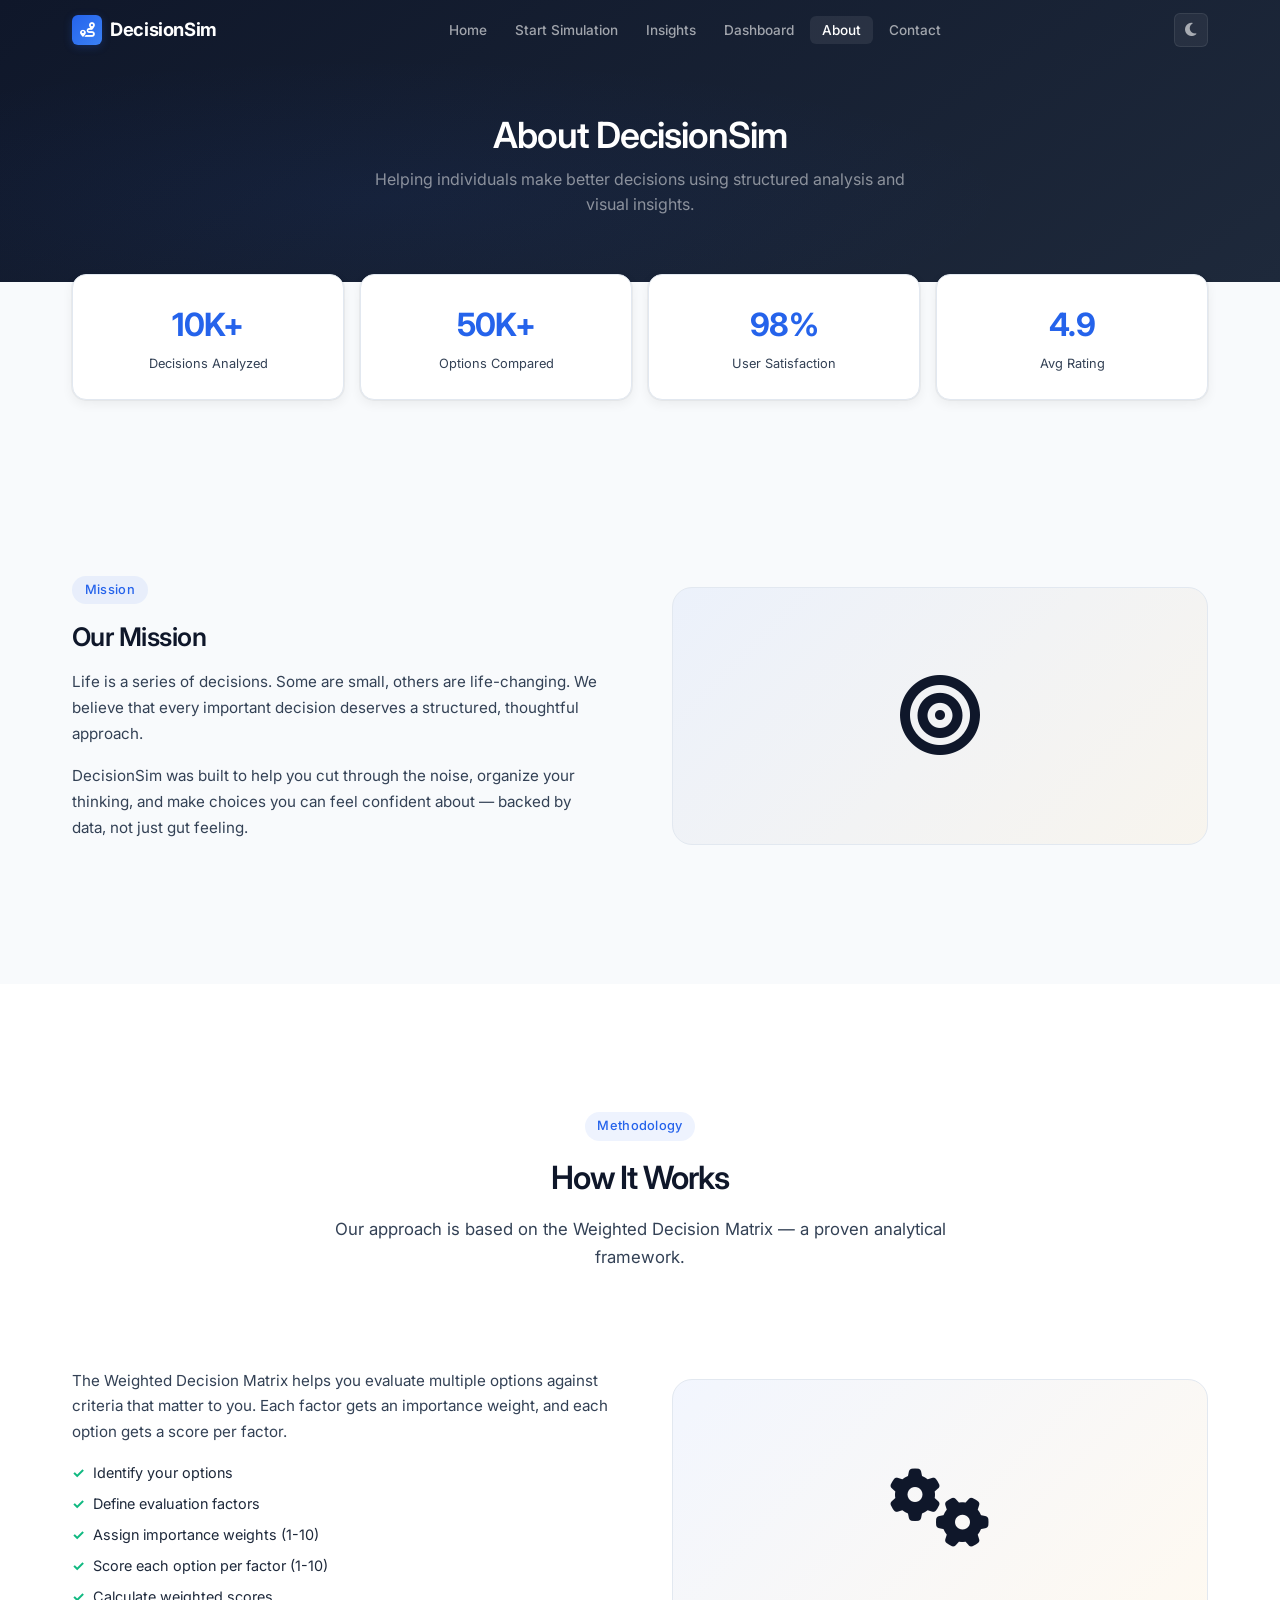
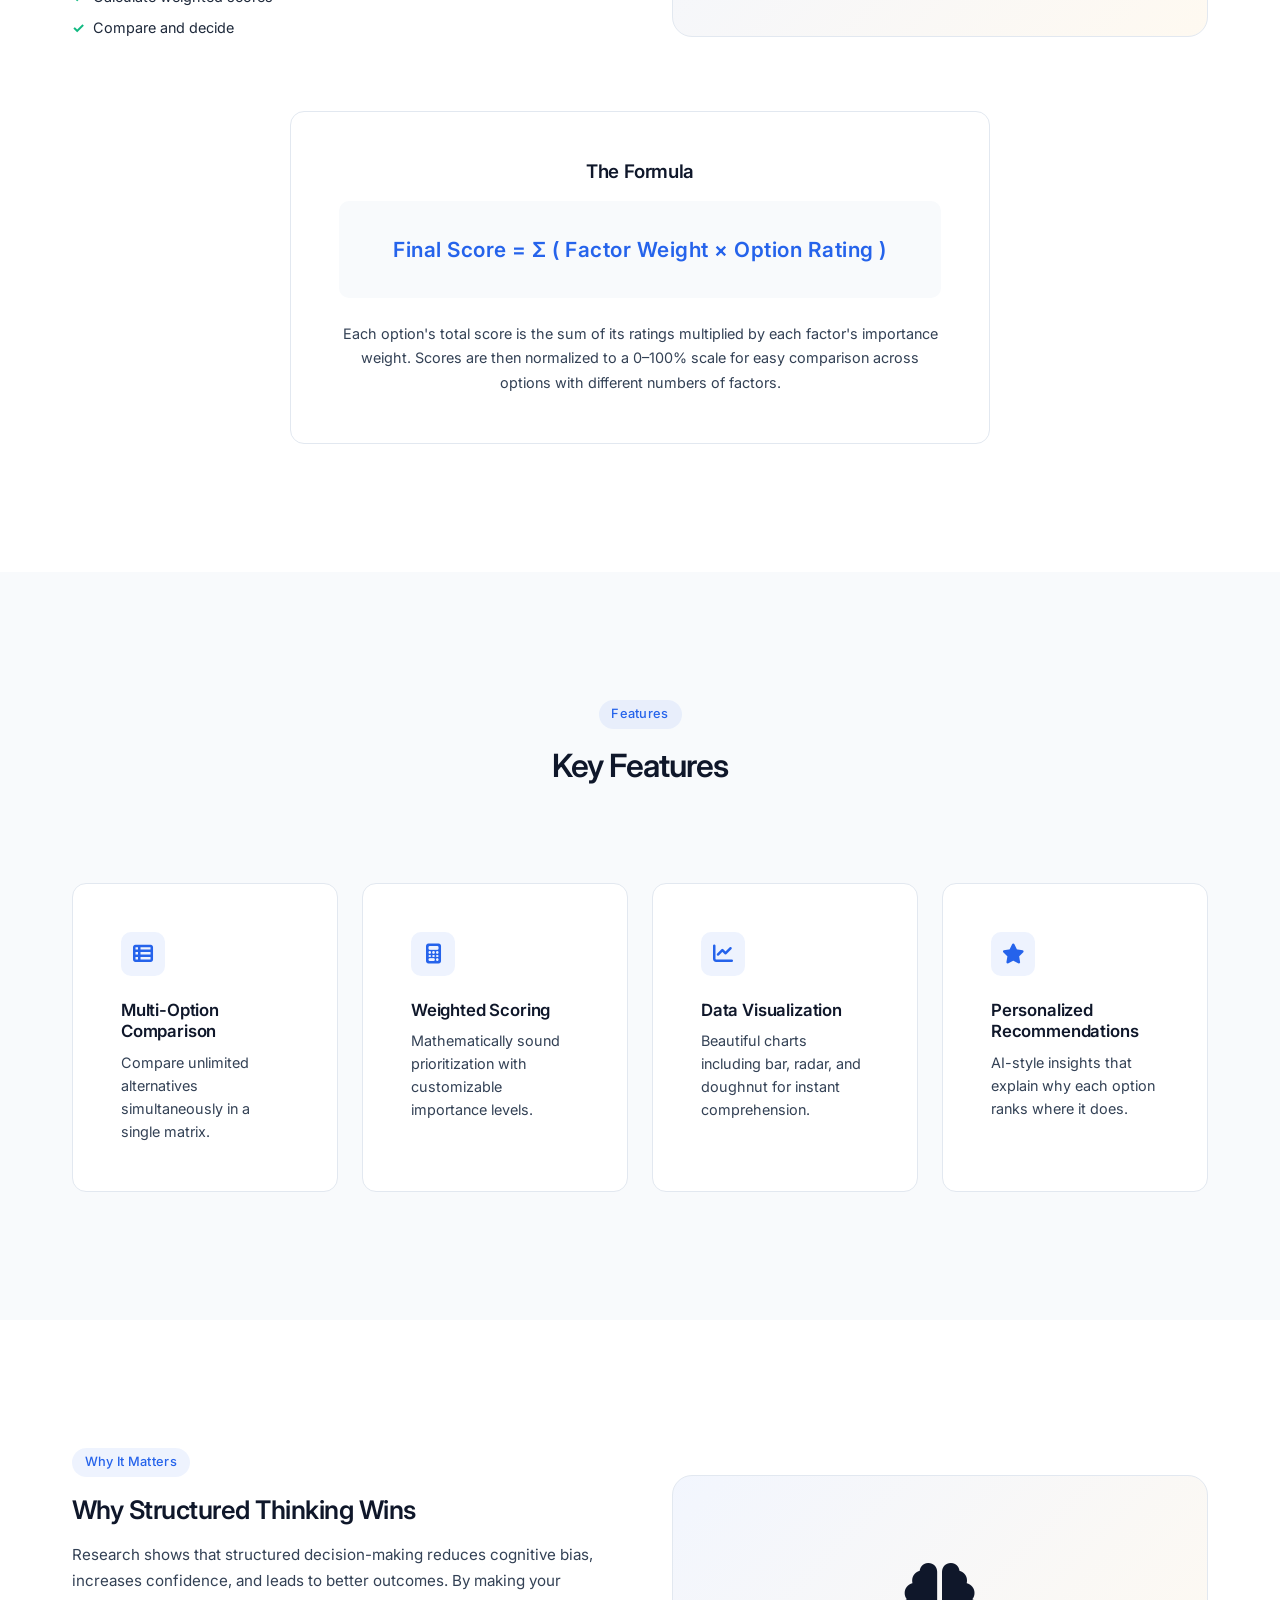
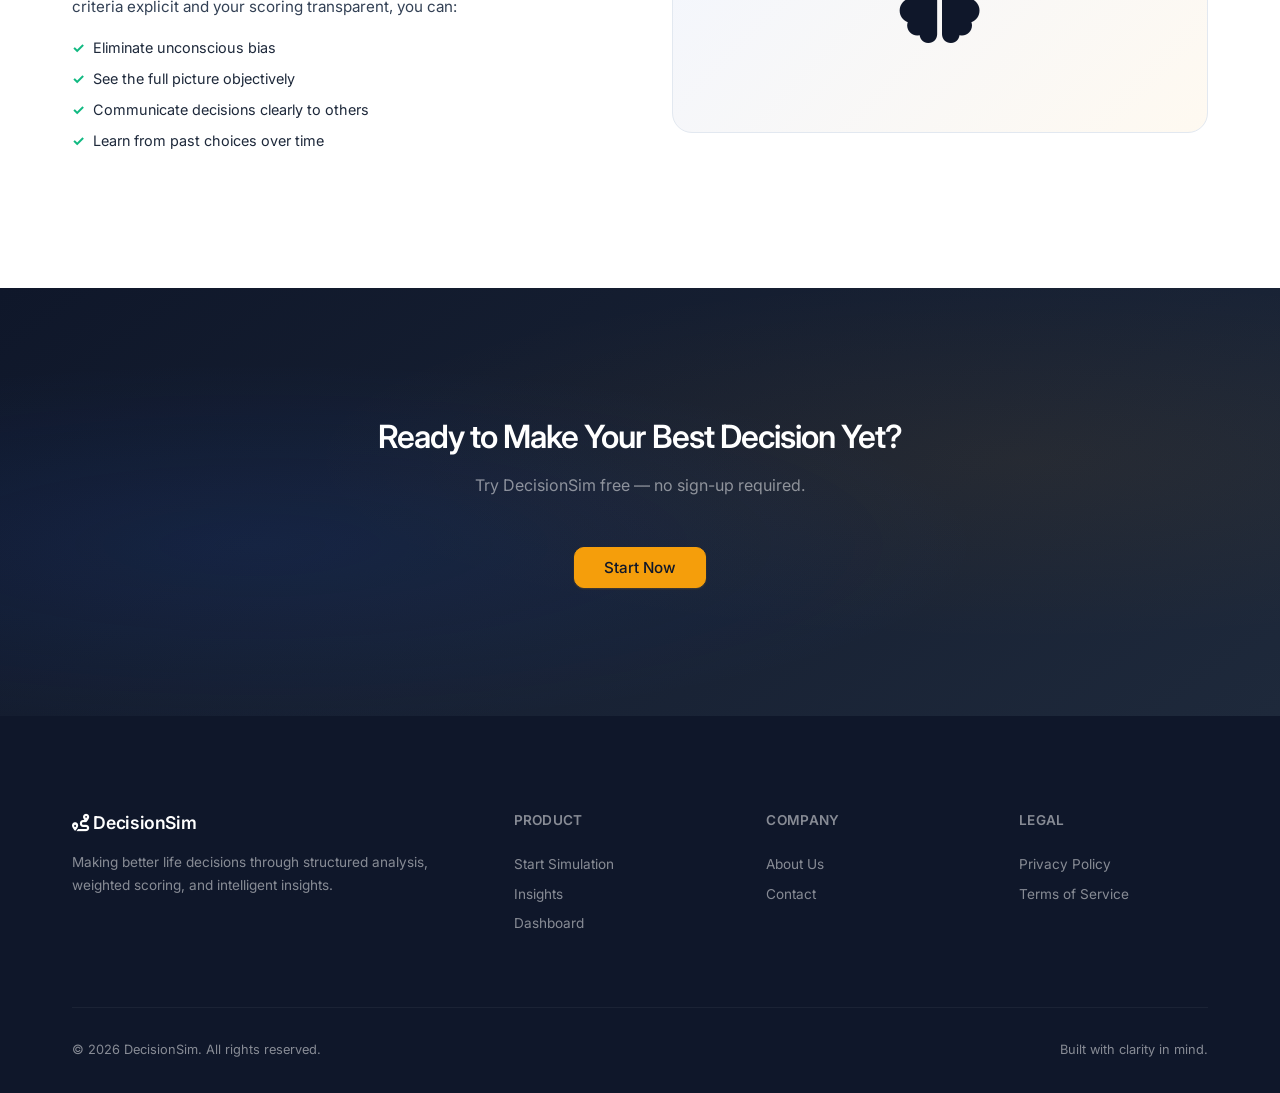
<file: about.html>
<!DOCTYPE html>
<html lang="en" data-theme="light">
<head>
  <meta charset="UTF-8">
  <meta name="viewport" content="width=device-width, initial-scale=1.0">
  <meta name="description" content="Learn about the Life Decision Simulator - our mission, methodology, and how we help you make better decisions.">
  <title>About | Life Decision Simulator</title>
  <link rel="preconnect" href="https://fonts.googleapis.com">
  <link rel="preconnect" href="https://fonts.gstatic.com" crossorigin>
  <link href="https://fonts.googleapis.com/css2?family=Inter:wght@400;500;600;700&family=Poppins:wght@500;600;700;800&display=swap" rel="stylesheet">
  <link rel="stylesheet" href="https://cdnjs.cloudflare.com/ajax/libs/font-awesome/6.5.1/css/all.min.css">
  <link rel="stylesheet" href="css/style.css">
</head>
<body>
  <nav class="navbar" role="navigation" aria-label="Main navigation">
    <div class="container">
      <a href="index.html" class="navbar-brand" aria-label="Life Decision Simulator Home">
        <span class="brand-icon"><i class="fas fa-route"></i></span>
        DecisionSim
      </a>
      <ul class="nav-links" role="menubar">
        <li role="none"><a href="index.html" role="menuitem">Home</a></li>
        <li role="none"><a href="simulator.html" role="menuitem">Start Simulation</a></li>
        <li role="none"><a href="results.html" role="menuitem">Insights</a></li>
        <li role="none"><a href="dashboard.html" role="menuitem">Dashboard</a></li>
        <li role="none"><a href="about.html" role="menuitem" class="active">About</a></li>
        <li role="none"><a href="contact.html" role="menuitem">Contact</a></li>
      </ul>
      <div class="nav-actions">
        <button id="theme-toggle" class="theme-toggle" aria-label="Toggle dark mode">
          <i class="fas fa-moon"></i>
        </button>
        <button class="hamburger" aria-label="Toggle navigation menu" aria-expanded="false">
          <span></span><span></span><span></span>
        </button>
      </div>
    </div>
  </nav>

  <section class="page-hero">
    <div class="container">
      <h1>About DecisionSim</h1>
      <p>Helping individuals make better decisions using structured analysis and visual insights.</p>
    </div>
  </section>

  <!-- Stats Strip -->
  <section class="section" style="padding:var(--space-2xl) 0;margin-top:-2rem;">
    <div class="container">
      <div class="dashboard-stats" style="grid-template-columns:repeat(auto-fit,minmax(160px,1fr));">
        <div class="stat-card"><div class="stat-number" style="font-size:2rem;">10K+</div><div class="stat-label">Decisions Analyzed</div></div>
        <div class="stat-card"><div class="stat-number" style="font-size:2rem;">50K+</div><div class="stat-label">Options Compared</div></div>
        <div class="stat-card"><div class="stat-number" style="font-size:2rem;">98%</div><div class="stat-label">User Satisfaction</div></div>
        <div class="stat-card"><div class="stat-number" style="font-size:2rem;">4.9</div><div class="stat-label">Avg Rating</div></div>
      </div>
    </div>
  </section>

  <!-- Mission -->
  <section class="section">
    <div class="container">
      <div class="about-grid">
        <div class="about-content fade-in">
          <span class="section-tag">Mission</span>
          <h2>Our Mission</h2>
          <p>Life is a series of decisions. Some are small, others are life-changing. We believe that every important decision deserves a structured, thoughtful approach.</p>
          <p>DecisionSim was built to help you cut through the noise, organize your thinking, and make choices you can feel confident about — backed by data, not just gut feeling.</p>
        </div>
        <div class="about-image fade-in" aria-hidden="true">
          <i class="fas fa-bullseye"></i>
        </div>
      </div>
    </div>
  </section>

  <!-- Methodology with Formula Card -->
  <section class="section" style="background: var(--white);">
    <div class="container">
      <div class="section-header fade-in">
        <span class="section-tag">Methodology</span>
        <h2>How It Works</h2>
        <p>Our approach is based on the Weighted Decision Matrix — a proven analytical framework.</p>
      </div>

      <div class="about-grid" style="margin-bottom:var(--space-3xl);">
        <div class="about-content fade-in">
          <p>The Weighted Decision Matrix helps you evaluate multiple options against criteria that matter to you. Each factor gets an importance weight, and each option gets a score per factor.</p>
          <ul>
            <li>Identify your options</li>
            <li>Define evaluation factors</li>
            <li>Assign importance weights (1-10)</li>
            <li>Score each option per factor (1-10)</li>
            <li>Calculate weighted scores</li>
            <li>Compare and decide</li>
          </ul>
        </div>
        <div class="about-image fade-in" aria-hidden="true">
          <i class="fas fa-cogs"></i>
        </div>
      </div>

      <!-- Formula Card -->
      <div class="simulator-card fade-in" style="text-align:center;max-width:700px;margin:0 auto;">
        <h3 style="margin-bottom:var(--space-md);">The Formula</h3>
        <div style="background:var(--light);padding:var(--space-xl);border-radius:var(--radius-md);font-family:var(--font-heading);font-size:1.3rem;font-weight:600;color:var(--primary);letter-spacing:0.5px;margin-bottom:var(--space-lg);">
          Final Score = &Sigma; ( Factor Weight &times; Option Rating )
        </div>
        <p style="color:var(--dark-3);font-size:0.9rem;line-height:1.7;">
          Each option's total score is the sum of its ratings multiplied by each factor's importance weight.
          Scores are then normalized to a 0&ndash;100% scale for easy comparison across options with different
          numbers of factors.
        </p>
      </div>
    </div>
  </section>

  <!-- Features -->
  <section class="section">
    <div class="container">
      <div class="section-header fade-in">
        <span class="section-tag">Features</span>
        <h2>Key Features</h2>
      </div>
      <div class="features-grid">
        <article class="feature-card fade-in" tabindex="0">
          <div class="feature-icon"><i class="fas fa-th-list"></i></div>
          <h3>Multi-Option Comparison</h3>
          <p>Compare unlimited alternatives simultaneously in a single matrix.</p>
        </article>
        <article class="feature-card fade-in" tabindex="0">
          <div class="feature-icon"><i class="fas fa-calculator"></i></div>
          <h3>Weighted Scoring</h3>
          <p>Mathematically sound prioritization with customizable importance levels.</p>
        </article>
        <article class="feature-card fade-in" tabindex="0">
          <div class="feature-icon"><i class="fas fa-chart-line"></i></div>
          <h3>Data Visualization</h3>
          <p>Beautiful charts including bar, radar, and doughnut for instant comprehension.</p>
        </article>
        <article class="feature-card fade-in" tabindex="0">
          <div class="feature-icon"><i class="fas fa-star"></i></div>
          <h3>Personalized Recommendations</h3>
          <p>AI-style insights that explain why each option ranks where it does.</p>
        </article>
      </div>
    </div>
  </section>

  <!-- Why It Matters -->
  <section class="section" style="background: var(--white);">
    <div class="container">
      <div class="about-grid">
        <div class="about-content fade-in">
          <span class="section-tag">Why It Matters</span>
          <h2>Why Structured Thinking Wins</h2>
          <p>Research shows that structured decision-making reduces cognitive bias, increases confidence, and leads to better outcomes. By making your criteria explicit and your scoring transparent, you can:</p>
          <ul>
            <li>Eliminate unconscious bias</li>
            <li>See the full picture objectively</li>
            <li>Communicate decisions clearly to others</li>
            <li>Learn from past choices over time</li>
          </ul>
        </div>
        <div class="about-image fade-in" aria-hidden="true">
          <i class="fas fa-brain"></i>
        </div>
      </div>
    </div>
  </section>

  <!-- CTA -->
  <section class="cta-section">
    <div class="container">
      <h2 class="fade-in">Ready to Make Your Best Decision Yet?</h2>
      <p class="fade-in">Try DecisionSim free — no sign-up required.</p>
      <a href="simulator.html" class="btn btn-accent btn-lg fade-in">Start Now</a>
    </div>
  </section>

  <footer class="footer" role="contentinfo">
    <div class="container">
      <div class="footer-grid">
        <div class="footer-brand">
          <h3><i class="fas fa-route"></i> DecisionSim</h3>
          <p>Making better life decisions through structured analysis, weighted scoring, and intelligent insights.</p>
        </div>
        <div class="footer-col">
          <h4>Product</h4>
          <a href="simulator.html">Start Simulation</a>
          <a href="results.html">Insights</a>
          <a href="dashboard.html">Dashboard</a>
        </div>
        <div class="footer-col">
          <h4>Company</h4>
          <a href="about.html">About Us</a>
          <a href="contact.html">Contact</a>
        </div>
        <div class="footer-col">
          <h4>Legal</h4>
          <a href="#">Privacy Policy</a>
          <a href="#">Terms of Service</a>
        </div>
      </div>
      <div class="footer-bottom">
        <span>&copy; 2026 DecisionSim. All rights reserved.</span>
        <span>Built with clarity in mind.</span>
      </div>
    </div>
  </footer>

  <script src="js/app.js"></script>
</body>
</html>
</file>
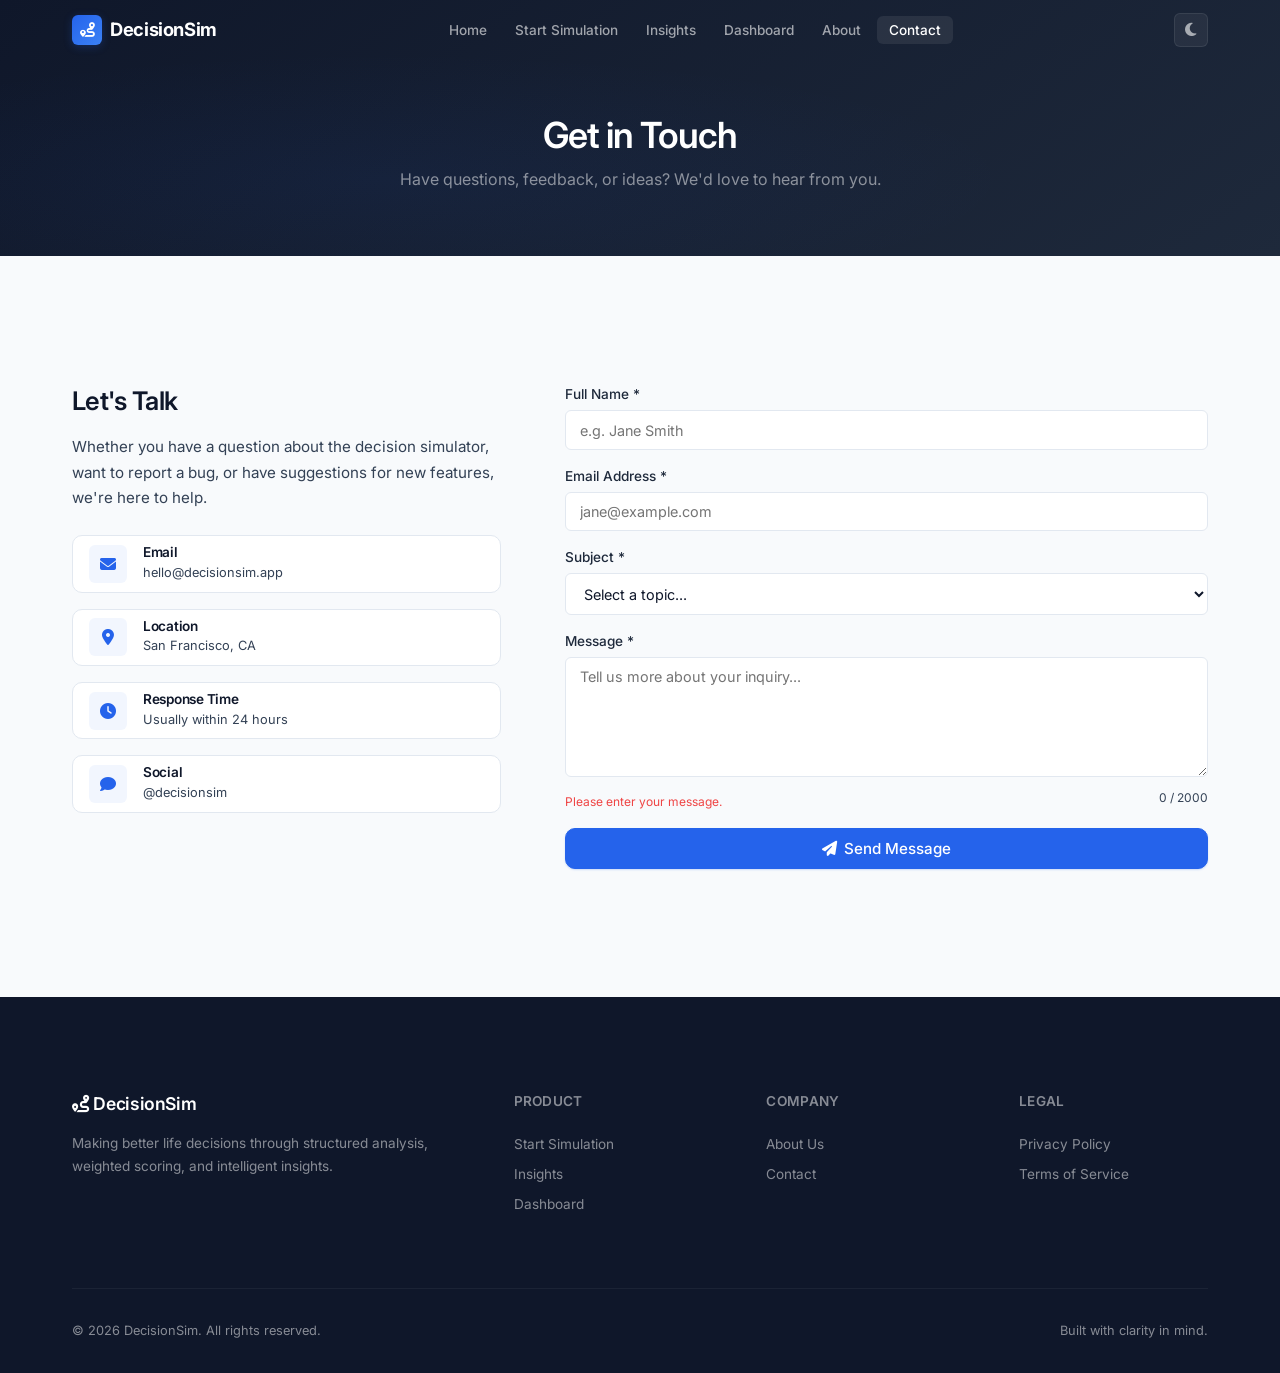
<file: contact.html>
<!DOCTYPE html>
<html lang="en" data-theme="light">
<head>
  <meta charset="UTF-8">
  <meta name="viewport" content="width=device-width, initial-scale=1.0">
  <meta name="description" content="Contact the Life Decision Simulator team. Get support or share feedback.">
  <title>Contact | Life Decision Simulator</title>
  <link rel="preconnect" href="https://fonts.googleapis.com">
  <link rel="preconnect" href="https://fonts.gstatic.com" crossorigin>
  <link href="https://fonts.googleapis.com/css2?family=Inter:wght@400;500;600;700&family=Poppins:wght@500;600;700;800&display=swap" rel="stylesheet">
  <link rel="stylesheet" href="https://cdnjs.cloudflare.com/ajax/libs/font-awesome/6.5.1/css/all.min.css">
  <link rel="stylesheet" href="css/style.css">
</head>
<body>
  <nav class="navbar" role="navigation" aria-label="Main navigation">
    <div class="container">
      <a href="index.html" class="navbar-brand" aria-label="Life Decision Simulator Home">
        <span class="brand-icon"><i class="fas fa-route"></i></span>
        DecisionSim
      </a>
      <ul class="nav-links" role="menubar">
        <li role="none"><a href="index.html" role="menuitem">Home</a></li>
        <li role="none"><a href="simulator.html" role="menuitem">Start Simulation</a></li>
        <li role="none"><a href="results.html" role="menuitem">Insights</a></li>
        <li role="none"><a href="dashboard.html" role="menuitem">Dashboard</a></li>
        <li role="none"><a href="about.html" role="menuitem">About</a></li>
        <li role="none"><a href="contact.html" role="menuitem" class="active">Contact</a></li>
      </ul>
      <div class="nav-actions">
        <button id="theme-toggle" class="theme-toggle" aria-label="Toggle dark mode">
          <i class="fas fa-moon"></i>
        </button>
        <button class="hamburger" aria-label="Toggle navigation menu" aria-expanded="false">
          <span></span><span></span><span></span>
        </button>
      </div>
    </div>
  </nav>

  <section class="page-hero">
    <div class="container">
      <h1>Get in Touch</h1>
      <p>Have questions, feedback, or ideas? We'd love to hear from you.</p>
    </div>
  </section>

  <section class="section">
    <div class="container">
      <div class="contact-grid">
        <div class="contact-info fade-in">
          <h2>Let's Talk</h2>
          <p>Whether you have a question about the decision simulator, want to report a bug, or have suggestions for new features, we're here to help.</p>
          <div class="contact-detail">
            <div class="contact-icon"><i class="fas fa-envelope"></i></div>
            <div>
              <h4>Email</h4>
              <p>hello@decisionsim.app</p>
            </div>
          </div>
          <div class="contact-detail">
            <div class="contact-icon"><i class="fas fa-map-marker-alt"></i></div>
            <div>
              <h4>Location</h4>
              <p>San Francisco, CA</p>
            </div>
          </div>
          <div class="contact-detail">
            <div class="contact-icon"><i class="fas fa-clock"></i></div>
            <div>
              <h4>Response Time</h4>
              <p>Usually within 24 hours</p>
            </div>
          </div>
          <div class="contact-detail">
            <div class="contact-icon"><i class="fas fa-comment"></i></div>
            <div>
              <h4>Social</h4>
              <p>@decisionsim</p>
            </div>
          </div>
        </div>

        <form class="fade-in" id="contact-form" novalidate aria-label="Contact form">
          <div class="form-group">
            <label for="contact-name">Full Name <span aria-hidden="true">*</span></label>
            <input type="text" id="contact-name" name="name" placeholder="e.g. Jane Smith" required aria-required="true">
            <div class="error-text" role="alert">Please enter your name.</div>
          </div>

          <div class="form-group">
            <label for="contact-email">Email Address <span aria-hidden="true">*</span></label>
            <input type="email" id="contact-email" name="email" placeholder="jane@example.com" required aria-required="true">
            <div class="error-text" role="alert">Please enter a valid email address.</div>
          </div>

          <div class="form-group">
            <label for="contact-subject">Subject <span aria-hidden="true">*</span></label>
            <select id="contact-subject" name="subject" required aria-required="true">
              <option value="" disabled selected>Select a topic...</option>
              <option value="general">General Inquiry</option>
              <option value="support">Technical Support</option>
              <option value="feature">Feature Request</option>
              <option value="bug">Bug Report</option>
              <option value="feedback">Feedback</option>
              <option value="other">Other</option>
            </select>
            <div class="error-text" role="alert">Please select a subject.</div>
          </div>

          <div class="form-group">
            <label for="contact-message">Message <span aria-hidden="true">*</span></label>
            <textarea id="contact-message" name="message" placeholder="Tell us more about your inquiry..." maxlength="2000" required aria-required="true"></textarea>
            <div style="display:flex;justify-content:space-between;font-size:0.75rem;color:var(--dark-3);margin-top:var(--space-xs);">
              <span class="error-text" role="alert" style="position:static;display:inline;">Please enter your message.</span>
              <span id="char-count">0 / 2000</span>
            </div>
          </div>

          <button type="submit" class="btn btn-primary btn-lg" id="submit-btn" style="width:100%;">
            <i class="fas fa-paper-plane"></i> <span id="btn-text">Send Message</span>
            <span id="btn-spinner" style="display:none;"><i class="fas fa-spinner fa-spin"></i></span>
          </button>

          <div class="form-success" role="status">
            <i class="fas fa-check-circle"></i> Thank you! Your message has been sent successfully. We'll get back to you within 24 hours.
          </div>
        </form>
      </div>
    </div>
  </section>

  <footer class="footer" role="contentinfo">
    <div class="container">
      <div class="footer-grid">
        <div class="footer-brand">
          <h3><i class="fas fa-route"></i> DecisionSim</h3>
          <p>Making better life decisions through structured analysis, weighted scoring, and intelligent insights.</p>
        </div>
        <div class="footer-col">
          <h4>Product</h4>
          <a href="simulator.html">Start Simulation</a>
          <a href="results.html">Insights</a>
          <a href="dashboard.html">Dashboard</a>
        </div>
        <div class="footer-col">
          <h4>Company</h4>
          <a href="about.html">About Us</a>
          <a href="contact.html">Contact</a>
        </div>
        <div class="footer-col">
          <h4>Legal</h4>
          <a href="#">Privacy Policy</a>
          <a href="#">Terms of Service</a>
        </div>
      </div>
      <div class="footer-bottom">
        <span>&copy; 2026 DecisionSim. All rights reserved.</span>
        <span>Built with clarity in mind.</span>
      </div>
    </div>
  </footer>

  <script src="js/app.js"></script>
  <script>
    (function() {
      var form = document.getElementById('contact-form');
      if (!form) return;

      var messageEl = document.getElementById('contact-message');
      var charCountEl = document.getElementById('char-count');

      // Character counter
      if (messageEl && charCountEl) {
        messageEl.addEventListener('input', function() {
          var len = this.value.length;
          var max = this.getAttribute('maxlength') || 2000;
          charCountEl.textContent = len + ' / ' + max;
          if (len > max * 0.9) {
            charCountEl.style.color = 'var(--error)';
          } else {
            charCountEl.style.color = 'var(--dark-3)';
          }
        });
      }

      // Form validation + submit
      form.addEventListener('submit', function(e) {
        e.preventDefault();
        var valid = true;

        var fields = [
          { id: 'contact-name', test: function(v) { return v.trim().length > 0; } },
          { id: 'contact-email', test: function(v) { return /^[^\s@]+@[^\s@]+\.[^\s@]+$/.test(v.trim()); } },
          { id: 'contact-subject', test: function(v) { return v && v !== ''; } },
          { id: 'contact-message', test: function(v) { return v.trim().length > 0; } }
        ];

        fields.forEach(function(field) {
          var input = document.getElementById(field.id);
          var group = input.closest('.form-group');
          if (!field.test(input.value)) {
            group.classList.add('error');
            valid = false;
          } else {
            group.classList.remove('error');
          }
        });

        if (!valid) {
          if (window.LDS && window.LDS.showToast) {
            window.LDS.showToast('Please fix the highlighted fields.', 'error');
          }
          return;
        }

        // Simulate sending (button loading state)
        var btn = document.getElementById('submit-btn');
        var btnText = document.getElementById('btn-text');
        var btnSpinner = document.getElementById('btn-spinner');
        if (btn) btn.disabled = true;
        if (btnText) btnText.textContent = 'Sending...';
        if (btnSpinner) btnSpinner.style.display = 'inline';

        setTimeout(function() {
          var success = document.querySelector('.form-success');
          success.classList.add('show');
          form.reset();
          if (charCountEl) charCountEl.textContent = '0 / 2000';

          if (btn) btn.disabled = false;
          if (btnText) btnText.textContent = 'Send Message';
          if (btnSpinner) btnSpinner.style.display = 'none';

          if (window.LDS && window.LDS.showToast) {
            window.LDS.showToast('Message sent successfully!', 'success');
          }

          setTimeout(function() {
            success.classList.remove('show');
          }, 5000);
        }, 1200);
      });
    })();
  </script>
</body>
</html>
</file>
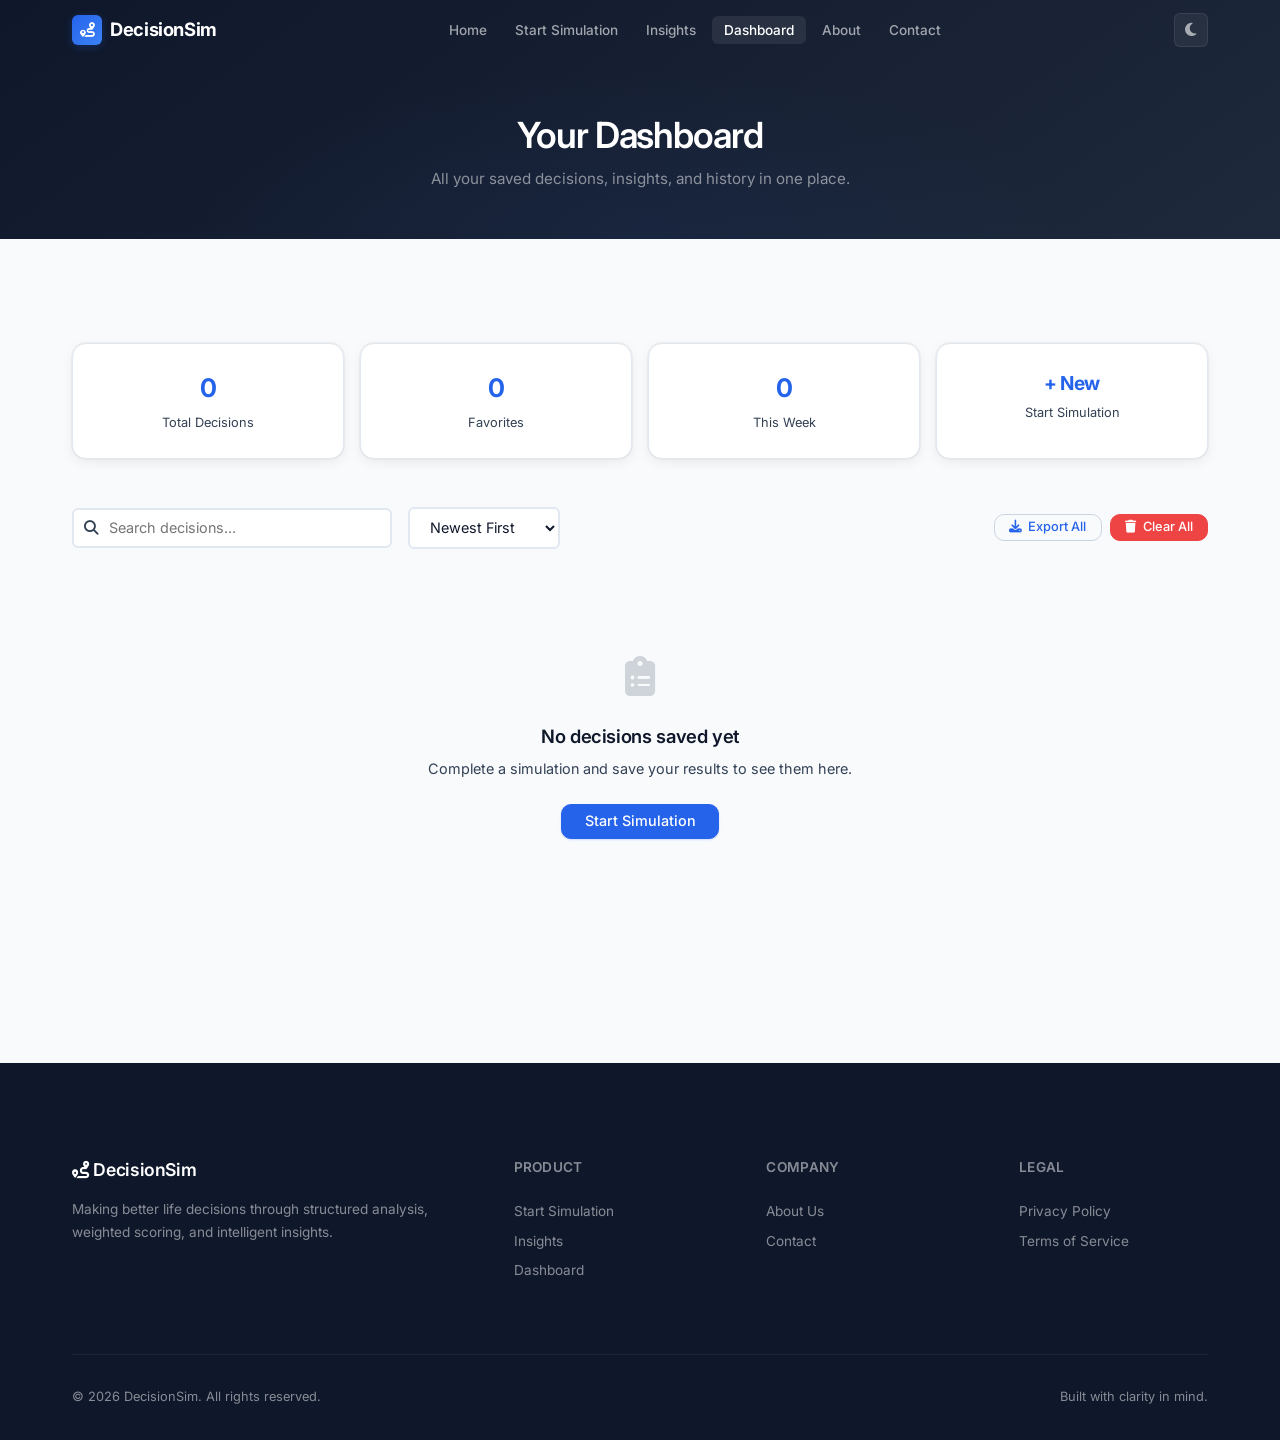
<file: dashboard.html>
<!DOCTYPE html>
<html lang="en" data-theme="light">
<head>
  <meta charset="UTF-8">
  <meta name="viewport" content="width=device-width, initial-scale=1.0">
  <meta name="description" content="Your decision dashboard - view saved simulations, favorites, and history.">
  <title>Dashboard | Life Decision Simulator</title>

  <link rel="preconnect" href="https://fonts.googleapis.com">
  <link rel="preconnect" href="https://fonts.gstatic.com" crossorigin>
  <link href="https://fonts.googleapis.com/css2?family=Inter:wght@400;500;600;700&family=Poppins:wght@500;600;700;800&display=swap" rel="stylesheet">
  <link rel="stylesheet" href="https://cdnjs.cloudflare.com/ajax/libs/font-awesome/6.5.1/css/all.min.css">
  <link rel="stylesheet" href="css/style.css">
</head>
<body>
  <nav class="navbar" role="navigation" aria-label="Main navigation">
    <div class="container">
      <a href="index.html" class="navbar-brand" aria-label="Life Decision Simulator Home">
        <span class="brand-icon"><i class="fas fa-route"></i></span>
        DecisionSim
      </a>
      <ul class="nav-links" role="menubar">
        <li role="none"><a href="index.html" role="menuitem">Home</a></li>
        <li role="none"><a href="simulator.html" role="menuitem">Start Simulation</a></li>
        <li role="none"><a href="results.html" role="menuitem">Insights</a></li>
        <li role="none"><a href="dashboard.html" role="menuitem" class="active">Dashboard</a></li>
        <li role="none"><a href="about.html" role="menuitem">About</a></li>
        <li role="none"><a href="contact.html" role="menuitem">Contact</a></li>
      </ul>
      <div class="nav-actions">
        <button id="theme-toggle" class="theme-toggle" aria-label="Toggle dark mode">
          <i class="fas fa-moon"></i>
        </button>
        <button class="hamburger" aria-label="Toggle navigation menu" aria-expanded="false">
          <span></span><span></span><span></span>
        </button>
      </div>
    </div>
  </nav>

  <section class="dashboard-header">
    <div class="container">
      <h1>Your Dashboard</h1>
      <p>All your saved decisions, insights, and history in one place.</p>
    </div>
  </section>

  <section class="section" id="dashboard-section">
    <div class="container">
      <!-- Stats -->
      <div class="dashboard-stats">
        <div class="stat-card"><div class="stat-number" id="stat-total">0</div><div class="stat-label">Total Decisions</div></div>
        <div class="stat-card"><div class="stat-number" id="stat-favorites">0</div><div class="stat-label">Favorites</div></div>
        <div class="stat-card"><div class="stat-number" id="stat-recent">0</div><div class="stat-label">This Week</div></div>
        <div class="stat-card"><a href="simulator.html" style="display:block;text-decoration:none;color:inherit;"><div class="stat-number" style="font-size:1.2rem;color:var(--primary);">+ New</div><div class="stat-label">Start Simulation</div></a></div>
      </div>

      <!-- Toolbar -->
      <div class="dashboard-toolbar" style="display:flex;flex-wrap:wrap;gap:var(--space-md);align-items:center;justify-content:space-between;margin-top:var(--space-2xl);">
        <div style="display:flex;gap:var(--space-md);flex-wrap:wrap;align-items:center;flex:1;">
          <div style="position:relative;flex:1;min-width:200px;max-width:320px;">
            <i class="fas fa-search" style="position:absolute;left:12px;top:50%;transform:translateY(-50%);color:var(--dark-3);font-size:0.9rem;pointer-events:none;"></i>
            <input type="text" id="search-input" placeholder="Search decisions..." style="width:100%;padding:0.6rem 1rem 0.6rem 2.2rem;border:2px solid var(--light-2);border-radius:var(--radius-sm);font-family:var(--font-body);font-size:0.9rem;background:var(--white);color:var(--dark);transition:border-color 0.3s;" aria-label="Search decisions">
          </div>
          <select id="sort-select" style="padding:0.6rem 1rem;border:2px solid var(--light-2);border-radius:var(--radius-sm);font-family:var(--font-body);font-size:0.9rem;background:var(--white);color:var(--dark);cursor:pointer;" aria-label="Sort decisions">
            <option value="newest">Newest First</option>
            <option value="oldest">Oldest First</option>
            <option value="name">Name A-Z</option>
            <option value="score">Highest Score</option>
            <option value="favorites">Favorites First</option>
          </select>
        </div>
        <div style="display:flex;gap:var(--space-sm);">
          <button id="export-all-btn" class="btn btn-sm btn-outline"><i class="fas fa-download"></i> Export All</button>
          <button id="clear-all-btn" class="btn btn-sm btn-danger"><i class="fas fa-trash"></i> Clear All</button>
        </div>
      </div>

      <!-- Decisions Grid -->
      <div id="decisions-grid"></div>
    </div>
  </section>

  <footer class="footer" role="contentinfo">
    <div class="container">
      <div class="footer-grid">
        <div class="footer-brand">
          <h3><i class="fas fa-route"></i> DecisionSim</h3>
          <p>Making better life decisions through structured analysis, weighted scoring, and intelligent insights.</p>
        </div>
        <div class="footer-col">
          <h4>Product</h4>
          <a href="simulator.html">Start Simulation</a>
          <a href="results.html">Insights</a>
          <a href="dashboard.html">Dashboard</a>
        </div>
        <div class="footer-col">
          <h4>Company</h4>
          <a href="about.html">About Us</a>
          <a href="contact.html">Contact</a>
        </div>
        <div class="footer-col">
          <h4>Legal</h4>
          <a href="#">Privacy Policy</a>
          <a href="#">Terms of Service</a>
        </div>
      </div>
      <div class="footer-bottom">
        <span>&copy; 2026 DecisionSim. All rights reserved.</span>
        <span>Built with clarity in mind.</span>
      </div>
    </div>
  </footer>

  <script src="js/app.js"></script>
  <script src="js/dashboard.js"></script>
</body>
</html>
</file>
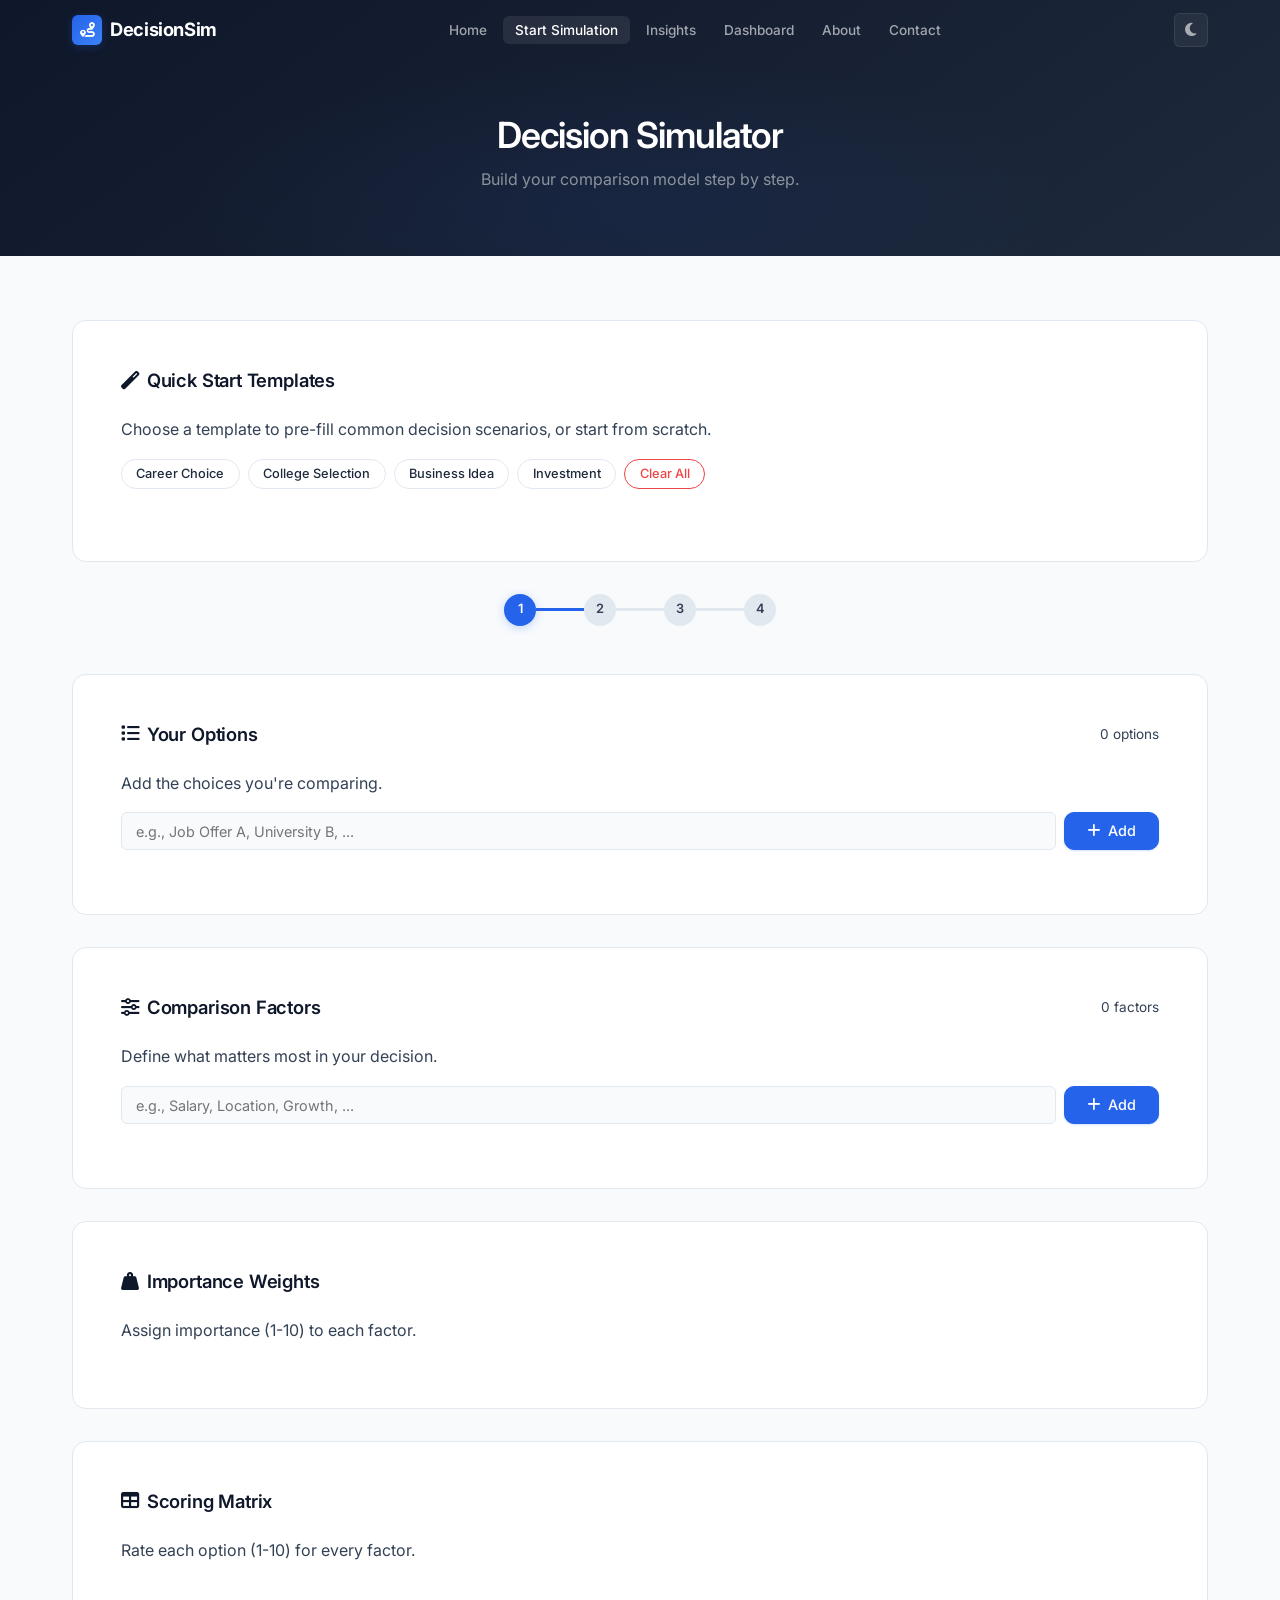
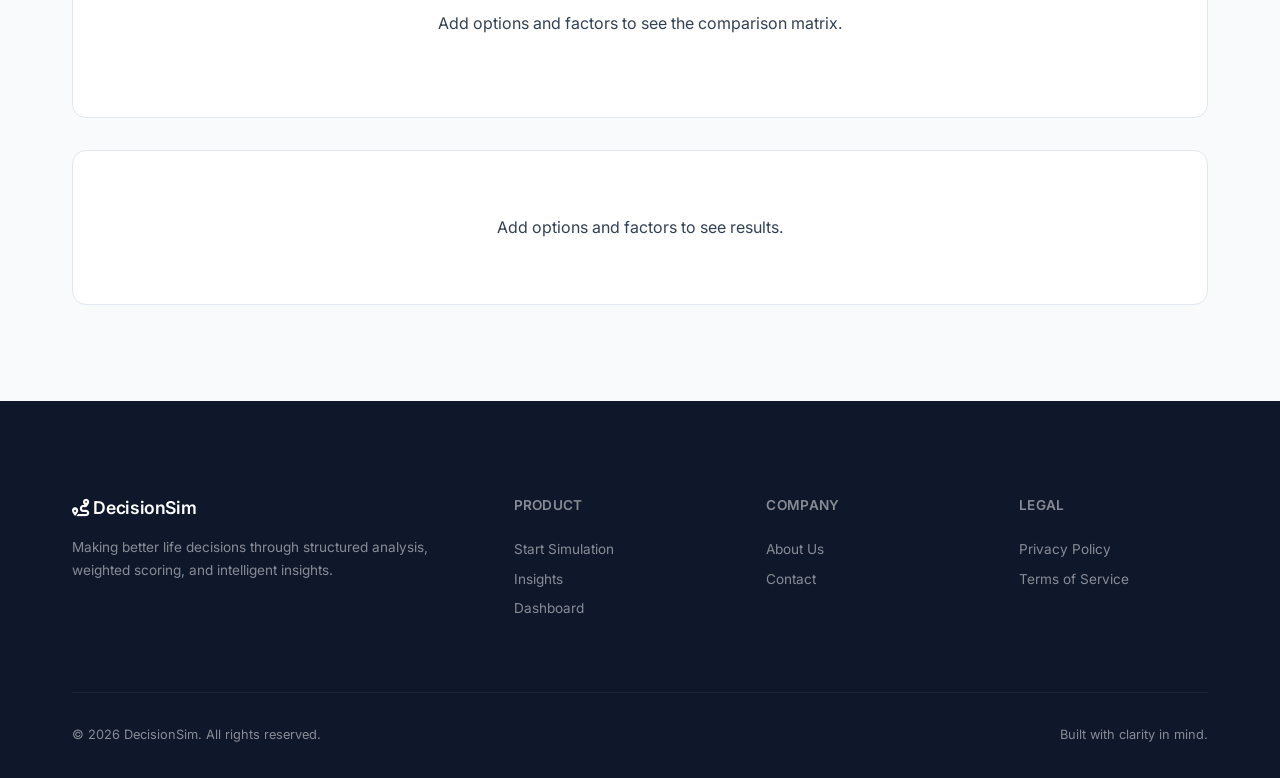
<file: simulator.html>
<!DOCTYPE html>
<html lang="en" data-theme="light">
<head>
  <meta charset="UTF-8">
  <meta name="viewport" content="width=device-width, initial-scale=1.0">
  <meta name="description" content="Start a Life Decision Simulation - Compare options using weighted factors and data-driven analysis.">
  <title>Start Simulation | Life Decision Simulator</title>

  <link rel="preconnect" href="https://fonts.googleapis.com">
  <link rel="preconnect" href="https://fonts.gstatic.com" crossorigin>
  <link href="https://fonts.googleapis.com/css2?family=Inter:wght@400;500;600;700&family=Poppins:wght@500;600;700;800&display=swap" rel="stylesheet">
  <link rel="stylesheet" href="https://cdnjs.cloudflare.com/ajax/libs/font-awesome/6.5.1/css/all.min.css">
  <link rel="stylesheet" href="css/style.css">
</head>
<body>
  <nav class="navbar" role="navigation" aria-label="Main navigation">
    <div class="container">
      <a href="index.html" class="navbar-brand" aria-label="Life Decision Simulator Home">
        <span class="brand-icon"><i class="fas fa-route"></i></span>
        DecisionSim
      </a>
      <ul class="nav-links" role="menubar">
        <li role="none"><a href="index.html" role="menuitem">Home</a></li>
        <li role="none"><a href="simulator.html" role="menuitem" class="active">Start Simulation</a></li>
        <li role="none"><a href="results.html" role="menuitem">Insights</a></li>
        <li role="none"><a href="dashboard.html" role="menuitem">Dashboard</a></li>
        <li role="none"><a href="about.html" role="menuitem">About</a></li>
        <li role="none"><a href="contact.html" role="menuitem">Contact</a></li>
      </ul>
      <div class="nav-actions">
        <button id="theme-toggle" class="theme-toggle" aria-label="Toggle dark mode">
          <i class="fas fa-moon"></i>
        </button>
        <button class="hamburger" aria-label="Toggle navigation menu" aria-expanded="false">
          <span></span><span></span><span></span>
        </button>
      </div>
    </div>
  </nav>

  <section class="simulator-hero">
    <div class="container">
      <h1>Decision Simulator</h1>
      <p>Build your comparison model step by step.</p>
    </div>
  </section>

  <section class="simulator-section" id="simulator-section">
    <div class="container">

      <!-- Templates -->
      <div class="simulator-card">
        <div class="simulator-card-header">
          <h2><i class="fas fa-magic"></i> Quick Start Templates</h2>
        </div>
        <p style="color:var(--dark-3);margin-bottom:var(--space-md);">Choose a template to pre-fill common decision scenarios, or start from scratch.</p>
        <div class="template-picker">
          <button class="template-btn" data-template="career">Career Choice</button>
          <button class="template-btn" data-template="college">College Selection</button>
          <button class="template-btn" data-template="business">Business Idea</button>
          <button class="template-btn" data-template="investment">Investment</button>
          <button id="clear-sim-btn">Clear All</button>
        </div>
      </div>

      <!-- Progress Indicator -->
      <div class="progress-bar" aria-hidden="true">
        <div class="progress-step active"><span class="step-dot">1</span><span class="step-connector"></span></div>
        <div class="progress-step"><span class="step-dot">2</span><span class="step-connector"></span></div>
        <div class="progress-step"><span class="step-dot">3</span><span class="step-connector"></span></div>
        <div class="progress-step"><span class="step-dot">4</span></div>
      </div>

      <!-- Options -->
      <div class="simulator-card fade-in">
        <div class="simulator-card-header">
          <h2><i class="fas fa-list"></i> Your Options</h2>
          <span id="options-count" style="font-size:0.85rem;color:var(--dark-3);">0 options</span>
        </div>
        <p style="color:var(--dark-3);margin-bottom:var(--space-md);">Add the choices you're comparing.</p>
        <div class="input-group">
          <input type="text" id="option-input" placeholder="e.g., Job Offer A, University B, ..." aria-label="Option name">
          <button class="btn btn-primary" id="add-option-btn"><i class="fas fa-plus"></i> Add</button>
        </div>
        <ul class="items-list" id="options-list"></ul>
      </div>

      <!-- Factors -->
      <div class="simulator-card fade-in">
        <div class="simulator-card-header">
          <h2><i class="fas fa-sliders-h"></i> Comparison Factors</h2>
          <span id="factors-count" style="font-size:0.85rem;color:var(--dark-3);">0 factors</span>
        </div>
        <p style="color:var(--dark-3);margin-bottom:var(--space-md);">Define what matters most in your decision.</p>
        <div class="input-group">
          <input type="text" id="factor-input" placeholder="e.g., Salary, Location, Growth, ..." aria-label="Factor name">
          <button class="btn btn-primary" id="add-factor-btn"><i class="fas fa-plus"></i> Add</button>
        </div>
        <ul class="items-list" id="factors-list"></ul>
      </div>

      <!-- Weights -->
      <div class="simulator-card fade-in">
        <div class="simulator-card-header">
          <h2><i class="fas fa-weight-hanging"></i> Importance Weights</h2>
        </div>
        <p style="color:var(--dark-3);margin-bottom:var(--space-md);">Assign importance (1-10) to each factor.</p>
        <div id="weights-container"></div>
      </div>

      <!-- Matrix -->
      <div class="simulator-card fade-in">
        <div class="simulator-card-header">
          <h2><i class="fas fa-table"></i> Scoring Matrix</h2>
        </div>
        <p style="color:var(--dark-3);margin-bottom:var(--space-md);">Rate each option (1-10) for every factor.</p>
        <div class="matrix-wrapper" id="matrix-wrapper"></div>
      </div>

      <!-- Live Results -->
      <div id="live-results"></div>

    </div>
  </section>

  <footer class="footer" role="contentinfo">
    <div class="container">
      <div class="footer-grid">
        <div class="footer-brand">
          <h3><i class="fas fa-route"></i> DecisionSim</h3>
          <p>Making better life decisions through structured analysis, weighted scoring, and intelligent insights.</p>
        </div>
        <div class="footer-col">
          <h4>Product</h4>
          <a href="simulator.html">Start Simulation</a>
          <a href="results.html">Insights</a>
          <a href="dashboard.html">Dashboard</a>
        </div>
        <div class="footer-col">
          <h4>Company</h4>
          <a href="about.html">About Us</a>
          <a href="contact.html">Contact</a>
        </div>
        <div class="footer-col">
          <h4>Legal</h4>
          <a href="#">Privacy Policy</a>
          <a href="#">Terms of Service</a>
        </div>
      </div>
      <div class="footer-bottom">
        <span>&copy; 2026 DecisionSim. All rights reserved.</span>
        <span>Built with clarity in mind.</span>
      </div>
    </div>
  </footer>

  <script src="js/app.js"></script>
  <script src="js/simulator.js"></script>
</body>
</html>
</file>
<file: css/style.css>
/* ============================================
   LIFE DECISION SIMULATOR — SaaS Design System
   Inspired by Linear, Notion, Stripe
   ============================================ */

/* --- CSS Custom Properties --- */
:root {
  --primary: #2563EB;
  --primary-light: #3B82F6;
  --primary-dark: #1D4ED8;
  --primary-glow: rgba(37, 99, 235, 0.25);
  --accent: #F59E0B;
  --accent-light: #FBBF24;
  --dark: #0F172A;
  --dark-2: #1E293B;
  --dark-3: #334155;
  --light: #F8FAFC;
  --light-2: #E2E8F0;
  --light-3: #CBD5E1;
  --white: #FFFFFF;
  --success: #10B981;
  --error: #EF4444;
  --warning: #F59E0B;

  --glass-bg: rgba(255, 255, 255, 0.06);
  --glass-border: rgba(255, 255, 255, 0.10);
  --glass-shadow: 0 8px 32px rgba(0, 0, 0, 0.08);

  --font-heading: 'Inter', -apple-system, BlinkMacSystemFont, sans-serif;
  --font-body: 'Inter', -apple-system, BlinkMacSystemFont, sans-serif;

  --space-xs: 0.25rem;
  --space-sm: 0.5rem;
  --space-md: 1rem;
  --space-lg: 1.5rem;
  --space-xl: 2rem;
  --space-2xl: 3rem;
  --space-3xl: 4rem;
  --space-4xl: 6rem;
  --space-5xl: 8rem;

  --radius-sm: 6px;
  --radius-md: 10px;
  --radius-lg: 14px;
  --radius-xl: 20px;
  --radius-full: 9999px;

  --shadow-xs: 0 0 0 1px rgba(0,0,0,0.04);
  --shadow-sm: 0 1px 2px rgba(0,0,0,0.04), 0 0 0 1px rgba(0,0,0,0.04);
  --shadow-md: 0 4px 12px rgba(0,0,0,0.06), 0 0 0 1px rgba(0,0,0,0.04);
  --shadow-lg: 0 12px 32px rgba(0,0,0,0.08), 0 0 0 1px rgba(0,0,0,0.04);
  --shadow-xl: 0 24px 48px rgba(0,0,0,0.12), 0 0 0 1px rgba(0,0,0,0.04);

  --ease-out: cubic-bezier(0.16, 1, 0.3, 1);
  --ease-in-out: cubic-bezier(0.4, 0, 0.2, 1);
  --transition: 0.25s var(--ease-in-out);
  --transition-slow: 0.45s var(--ease-out);
}

[data-theme="dark"] {
  --dark: #F8FAFC;
  --dark-2: #E2E8F0;
  --dark-3: #94A3B8;
  --light: #0B1120;
  --light-2: #1A2332;
  --light-3: #2A3A4E;
  --white: #0F172A;
  --glass-bg: rgba(15, 23, 42, 0.7);
  --glass-border: rgba(255, 255, 255, 0.04);
  --shadow-xs: 0 0 0 1px rgba(255,255,255,0.03);
  --shadow-sm: 0 1px 2px rgba(0,0,0,0.3), 0 0 0 1px rgba(255,255,255,0.03);
  --shadow-md: 0 4px 12px rgba(0,0,0,0.4), 0 0 0 1px rgba(255,255,255,0.03);
  --shadow-lg: 0 12px 32px rgba(0,0,0,0.5), 0 0 0 1px rgba(255,255,255,0.03);
  --shadow-xl: 0 24px 48px rgba(0,0,0,0.6), 0 0 0 1px rgba(255,255,255,0.03);
}

/* --- Reset & Base --- */
*, *::before, *::after {
  margin: 0;
  padding: 0;
  box-sizing: border-box;
}
html {
  scroll-behavior: smooth;
  font-size: 16px;
  -webkit-text-size-adjust: 100%;
}
body {
  font-family: var(--font-body);
  background: var(--light);
  color: var(--dark);
  line-height: 1.6;
  -webkit-font-smoothing: antialiased;
  -moz-osx-font-smoothing: grayscale;
  overflow-x: hidden;
  transition: background 0.3s var(--ease-in-out), color 0.3s var(--ease-in-out);
}
h1, h2, h3, h4, h5, h6 {
  font-family: var(--font-heading);
  font-weight: 600;
  line-height: 1.3;
  color: var(--dark);
  letter-spacing: -0.02em;
}
a {
  color: var(--primary);
  text-decoration: none;
  transition: color var(--transition);
}
a:hover { color: var(--primary-light); }
img { max-width: 100%; height: auto; display: block; }
ul { list-style: none; }

.container {
  width: 100%;
  max-width: 1200px;
  margin: 0 auto;
  padding: 0 var(--space-xl);
}
.sr-only {
  position: absolute; width: 1px; height: 1px; padding: 0; margin: -1px;
  overflow: hidden; clip: rect(0,0,0,0); border: 0;
}

/* --- Glass Utility --- */
.glass {
  background: var(--glass-bg);
  backdrop-filter: blur(20px);
  -webkit-backdrop-filter: blur(20px);
  border: 1px solid var(--glass-border);
}

/* --- Gradient Text --- */
.gradient-text {
  background: linear-gradient(135deg, var(--primary), var(--primary-light));
  -webkit-background-clip: text;
  -webkit-text-fill-color: transparent;
  background-clip: text;
}

/* ============================================
   BUTTONS — Linear-style
   ============================================ */
.btn {
  display: inline-flex;
  align-items: center;
  justify-content: center;
  gap: 0.4rem;
  padding: 0.6rem 1.4rem;
  font-family: var(--font-body);
  font-size: 0.9rem;
  font-weight: 500;
  line-height: 1;
  border: 1px solid transparent;
  border-radius: var(--radius-md);
  cursor: pointer;
  transition: all 0.2s var(--ease-in-out);
  white-space: nowrap;
  position: relative;
  overflow: hidden;
}
.btn:focus-visible {
  outline: 2px solid var(--primary);
  outline-offset: 2px;
}
.btn::after {
  content: '';
  position: absolute;
  inset: 0;
  background: rgba(255,255,255,0);
  transition: background 0.2s;
}
.btn:hover::after { background: rgba(255,255,255,0.08); }
.btn:active { transform: scale(0.97); }

.btn-primary {
  background: var(--primary);
  color: var(--white);
  border-color: var(--primary);
  box-shadow: 0 1px 2px rgba(37,99,235,0.2);
}
.btn-primary:hover {
  background: var(--primary-dark);
  border-color: var(--primary-dark);
  color: var(--white);
  box-shadow: 0 4px 16px rgba(37,99,235,0.3);
  transform: translateY(-1px);
}

.btn-secondary {
  background: rgba(255,255,255,0.08);
  color: var(--white);
  border-color: rgba(255,255,255,0.15);
  backdrop-filter: blur(4px);
}
.btn-secondary:hover {
  background: rgba(255,255,255,0.14);
  border-color: rgba(255,255,255,0.25);
  color: var(--white);
  transform: translateY(-1px);
}

.btn-accent {
  background: var(--accent);
  color: var(--dark);
  border-color: var(--accent);
  box-shadow: 0 1px 2px rgba(245,158,11,0.2);
}
.btn-accent:hover {
  background: var(--accent-light);
  border-color: var(--accent-light);
  box-shadow: 0 4px 16px rgba(245,158,11,0.3);
  transform: translateY(-1px);
}

.btn-outline {
  background: transparent;
  color: var(--primary);
  border-color: var(--light-3);
}
.btn-outline:hover {
  border-color: var(--primary);
  background: rgba(37,99,235,0.04);
  transform: translateY(-1px);
}

.btn-ghost {
  background: transparent;
  color: var(--dark-3);
  border-color: transparent;
}
.btn-ghost:hover {
  background: var(--light-2);
  color: var(--dark);
}

.btn-sm { padding: 0.4rem 0.9rem; font-size: 0.8rem; }
.btn-lg { padding: 0.75rem 1.8rem; font-size: 0.95rem; }
.btn-danger {
  background: var(--error);
  color: white;
  border-color: var(--error);
}
.btn-danger:hover {
  background: #DC2626;
  border-color: #DC2626;
  box-shadow: 0 4px 16px rgba(239,68,68,0.3);
}

/* ============================================
   SECTION COMMON
   ============================================ */
.section { padding: var(--space-5xl) 0; }
.section-header {
  text-align: center;
  margin-bottom: var(--space-4xl);
  max-width: 700px;
  margin-left: auto;
  margin-right: auto;
}
.section-header h2 {
  font-size: 2rem;
  margin-bottom: var(--space-md);
  letter-spacing: -0.03em;
}
.section-header p {
  color: var(--dark-3);
  font-size: 1.05rem;
  line-height: 1.7;
}
.section-tag {
  display: inline-block;
  padding: 0.25rem 0.8rem;
  background: rgba(37, 99, 235, 0.08);
  color: var(--primary);
  border-radius: var(--radius-full);
  font-size: 0.8rem;
  font-weight: 500;
  margin-bottom: var(--space-md);
  letter-spacing: 0.3px;
}

/* ============================================
   NAVBAR — Glassmorphism
   ============================================ */
.navbar {
  position: fixed;
  top: 0;
  left: 0;
  right: 0;
  z-index: 1000;
  padding: 0.8rem 0;
  transition: all 0.35s var(--ease-out);
  background: transparent;
}
.navbar.scrolled {
  background: rgba(15, 23, 42, 0.65);
  backdrop-filter: blur(24px) saturate(1.4);
  -webkit-backdrop-filter: blur(24px) saturate(1.4);
  border-bottom: 1px solid rgba(255,255,255,0.06);
  padding: 0.5rem 0;
  box-shadow: 0 1px 3px rgba(0,0,0,0.08);
}
[data-theme="dark"] .navbar.scrolled {
  background: rgba(11, 17, 32, 0.8);
  border-bottom: 1px solid rgba(255,255,255,0.03);
}
.navbar .container {
  display: flex;
  align-items: center;
  justify-content: space-between;
}
.navbar-brand {
  display: flex;
  align-items: center;
  gap: 0.5rem;
  font-family: var(--font-heading);
  font-weight: 700;
  font-size: 1.15rem;
  color: var(--white);
  letter-spacing: -0.02em;
  transition: opacity var(--transition);
}
.navbar-brand:hover { color: var(--white); opacity: 0.85; }
.navbar-brand .brand-icon {
  width: 30px;
  height: 30px;
  background: linear-gradient(135deg, var(--primary), var(--primary-light));
  border-radius: var(--radius-sm);
  display: flex;
  align-items: center;
  justify-content: center;
  font-size: 0.9rem;
  box-shadow: 0 2px 8px rgba(37,99,235,0.25);
}
.nav-links {
  display: flex;
  align-items: center;
  gap: 0.25rem;
}
.nav-links a {
  color: rgba(255,255,255,0.6);
  font-size: 0.85rem;
  font-weight: 500;
  padding: 0.35rem 0.75rem;
  border-radius: var(--radius-sm);
  transition: all var(--transition);
}
.nav-links a:hover {
  color: var(--white);
  background: rgba(255,255,255,0.06);
}
.nav-links a.active {
  color: var(--white);
  background: rgba(255,255,255,0.08);
}
.nav-actions {
  display: flex;
  align-items: center;
  gap: var(--space-sm);
}
.theme-toggle {
  background: rgba(255,255,255,0.06);
  border: 1px solid rgba(255,255,255,0.08);
  color: rgba(255,255,255,0.6);
  width: 34px;
  height: 34px;
  border-radius: var(--radius-sm);
  cursor: pointer;
  display: flex;
  align-items: center;
  justify-content: center;
  font-size: 0.95rem;
  transition: all var(--transition);
}
.theme-toggle:hover {
  background: rgba(255,255,255,0.12);
  color: var(--white);
  transform: rotate(12deg);
}

.hamburger {
  display: none;
  flex-direction: column;
  gap: 4px;
  background: none;
  border: none;
  cursor: pointer;
  padding: 4px;
}
.hamburger span {
  display: block;
  width: 20px;
  height: 2px;
  background: var(--white);
  border-radius: 2px;
  transition: all var(--transition);
  transform-origin: center;
}
.hamburger.active span:nth-child(1) { transform: rotate(45deg) translate(4px, 4px); }
.hamburger.active span:nth-child(2) { opacity: 0; transform: scaleX(0); }
.hamburger.active span:nth-child(3) { transform: rotate(-45deg) translate(4px, -4px); }

/* ============================================
   HERO
   ============================================ */
.hero {
  position: relative;
  min-height: 100vh;
  display: flex;
  align-items: center;
  justify-content: center;
  overflow: hidden;
}
.hero-bg {
  position: absolute;
  inset: 0;
  z-index: 0;
}
.hero-bg img {
  width: 100%;
  height: 100%;
  object-fit: cover;
  transform: scale(1.02);
  transition: transform 6s var(--ease-out);
}
.hero:hover .hero-bg img { transform: scale(1); }
.hero-overlay {
  position: absolute;
  inset: 0;
  z-index: 1;
  background:
    linear-gradient(135deg, rgba(15,23,42,0.75) 0%, rgba(15,23,42,0.70) 50%, rgba(15,23,42,0.65) 100%);
}
.hero-overlay::after {
  content: '';
  position: absolute;
  inset: 0;
  background: radial-gradient(ellipse at 30% 50%, rgba(37,99,235,0.08) 0%, transparent 60%);
}
.hero-content {
  position: relative;
  z-index: 2;
  text-align: center;
  max-width: 780px;
  padding: 0 var(--space-xl);
  animation: heroIn 1s var(--ease-out);
}
@keyframes heroIn {
  0% { opacity: 0; transform: translateY(24px) scale(0.98); }
  100% { opacity: 1; transform: translateY(0) scale(1); }
}
.hero-content h1 {
  font-family: var(--font-heading);
  font-size: 3.25rem;
  font-weight: 700;
  color: #FFFFFF;
  margin-bottom: var(--space-lg);
  line-height: 1.15;
  letter-spacing: -0.035em;
  text-shadow: 0 2px 24px rgba(0,0,0,0.35), 0 4px 48px rgba(0,0,0,0.15);
}
.hero-content p {
  font-size: 1.1rem;
  color: rgba(255,255,255,0.95);
  margin-bottom: var(--space-2xl);
  max-width: 560px;
  margin-left: auto;
  margin-right: auto;
  line-height: 1.7;
  text-shadow: 0 1px 16px rgba(0,0,0,0.3);
}
.hero-buttons {
  display: flex;
  gap: var(--space-md);
  justify-content: center;
  flex-wrap: wrap;
}
.hero-content .btn-primary,
.hero-content .btn-secondary {
  color: #FFFFFF;
}

.hero-scroll-indicator {
  position: absolute;
  bottom: 2rem;
  left: 50%;
  transform: translateX(-50%);
  z-index: 2;
  color: rgba(255,255,255,0.25);
  font-size: 0.75rem;
  display: flex;
  flex-direction: column;
  align-items: center;
  gap: 0.4rem;
  animation: heroScroll 2.5s infinite;
}
@keyframes heroScroll {
  0%, 100% { transform: translateX(-50%) translateY(0); opacity: 0.5; }
  50% { transform: translateX(-50%) translateY(6px); opacity: 1; }
}

/* ============================================
   FEATURES
   ============================================ */
.features-grid {
  display: grid;
  grid-template-columns: repeat(auto-fit, minmax(260px, 1fr));
  gap: var(--space-lg);
}
.feature-card {
  background: var(--white);
  border: 1px solid var(--light-2);
  border-radius: var(--radius-lg);
  padding: var(--space-2xl);
  transition: all 0.3s var(--ease-out);
  position: relative;
  overflow: hidden;
}
.feature-card::before {
  content: '';
  position: absolute;
  top: 0; left: 0; right: 0;
  height: 2px;
  background: linear-gradient(90deg, var(--primary), var(--accent));
  opacity: 0;
  transition: opacity 0.3s;
}
.feature-card:hover::before { opacity: 1; }
.feature-card:hover {
  transform: translateY(-3px);
  box-shadow: var(--shadow-lg);
  border-color: transparent;
}
.feature-card::after {
  content: '';
  position: absolute;
  inset: -1px;
  border-radius: inherit;
  padding: 1px;
  background: linear-gradient(135deg, rgba(37,99,235,0.1), transparent, rgba(245,158,11,0.05));
  -webkit-mask: linear-gradient(#fff 0 0) content-box, linear-gradient(#fff 0 0);
  -webkit-mask-composite: xor;
  mask-composite: exclude;
  opacity: 0;
  transition: opacity 0.4s;
  pointer-events: none;
}
.feature-card:hover::after { opacity: 1; }
.feature-icon {
  width: 44px;
  height: 44px;
  background: rgba(37, 99, 235, 0.08);
  border-radius: var(--radius-md);
  display: flex;
  align-items: center;
  justify-content: center;
  font-size: 1.25rem;
  color: var(--primary);
  margin-bottom: var(--space-lg);
  transition: all 0.3s var(--ease-out);
}
.feature-card:hover .feature-icon {
  background: var(--primary);
  color: var(--white);
  transform: scale(1.05) rotate(-3deg);
  box-shadow: 0 4px 12px rgba(37,99,235,0.25);
}
.feature-card h3 {
  font-size: 1.05rem;
  margin-bottom: var(--space-sm);
  letter-spacing: -0.01em;
}
.feature-card p {
  color: var(--dark-3);
  font-size: 0.9rem;
  line-height: 1.6;
}

/* ============================================
   HOW IT WORKS
   ============================================ */
.steps-grid {
  display: grid;
  grid-template-columns: repeat(auto-fit, minmax(220px, 1fr));
  gap: var(--space-lg);
}
.step-card {
  text-align: center;
  padding: var(--space-xl) var(--space-md);
  position: relative;
}
.step-number {
  width: 48px;
  height: 48px;
  background: linear-gradient(135deg, var(--primary), var(--primary-light));
  color: var(--white);
  border-radius: 50%;
  display: flex;
  align-items: center;
  justify-content: center;
  font-family: var(--font-heading);
  font-weight: 600;
  font-size: 1.1rem;
  margin: 0 auto var(--space-md);
  box-shadow: 0 4px 16px rgba(37,99,235,0.25);
  position: relative;
  z-index: 1;
}
.step-card::before {
  content: '';
  position: absolute;
  top: 24px;
  left: calc(50% + 36px);
  right: calc(-50% + 36px);
  height: 1.5px;
  background: linear-gradient(90deg, var(--primary), var(--light-3));
  z-index: 0;
}
.steps-grid .step-card:last-child::before { display: none; }
.step-card h3 {
  font-size: 1rem;
  margin-bottom: var(--space-xs);
}
.step-card p {
  color: var(--dark-3);
  font-size: 0.85rem;
  line-height: 1.6;
}

/* ============================================
   BENEFITS
   ============================================ */
.benefits-grid {
  display: grid;
  grid-template-columns: repeat(auto-fit, minmax(200px, 1fr));
  gap: var(--space-md);
}
.benefit-item {
  display: flex;
  align-items: center;
  gap: var(--space-md);
  padding: var(--space-md) var(--space-lg);
  background: var(--white);
  border-radius: var(--radius-md);
  border: 1px solid var(--light-2);
  transition: all 0.2s var(--ease-out);
}
.benefit-item:hover {
  transform: translateX(3px);
  border-color: var(--primary);
  box-shadow: var(--shadow-sm);
}
.benefit-icon {
  width: 36px;
  height: 36px;
  min-width: 36px;
  border-radius: 50%;
  background: rgba(16, 185, 129, 0.08);
  color: var(--success);
  display: flex;
  align-items: center;
  justify-content: center;
  font-size: 0.9rem;
}
.benefit-item span {
  font-weight: 500;
  font-size: 0.9rem;
}

/* ============================================
   CTA
   ============================================ */
.cta-section {
  background: linear-gradient(145deg, var(--dark) 0%, var(--dark-2) 100%);
  text-align: center;
  padding: var(--space-5xl) 0;
  position: relative;
  overflow: hidden;
}
.cta-section::before {
  content: '';
  position: absolute;
  inset: 0;
  background:
    radial-gradient(ellipse at 20% 60%, rgba(37,99,235,0.1) 0%, transparent 50%),
    radial-gradient(ellipse at 80% 40%, rgba(245,158,11,0.06) 0%, transparent 50%);
}
.cta-section .container { position: relative; z-index: 1; }
.cta-section h2 {
  color: var(--white);
  font-size: 2rem;
  margin-bottom: var(--space-md);
  letter-spacing: -0.03em;
}
.cta-section p {
  color: rgba(255,255,255,0.5);
  margin-bottom: var(--space-2xl);
  font-size: 1rem;
}

/* ============================================
   FOOTER
   ============================================ */
.footer {
  background: var(--dark);
  color: rgba(255,255,255,0.5);
  padding: var(--space-4xl) 0 var(--space-xl);
}
.footer-grid {
  display: grid;
  grid-template-columns: 2fr 1fr 1fr 1fr;
  gap: var(--space-3xl);
  margin-bottom: var(--space-3xl);
}
.footer-brand h3 {
  color: var(--white);
  font-family: var(--font-heading);
  font-size: 1.1rem;
  margin-bottom: var(--space-md);
  letter-spacing: -0.02em;
}
.footer-brand p { font-size: 0.85rem; line-height: 1.7; }
.footer-col h4 {
  color: var(--white);
  font-size: 0.85rem;
  margin-bottom: var(--space-lg);
  letter-spacing: 0.3px;
  text-transform: uppercase;
  opacity: 0.5;
}
.footer-col a {
  display: block;
  color: rgba(255,255,255,0.5);
  font-size: 0.85rem;
  margin-bottom: var(--space-sm);
  transition: color var(--transition);
}
.footer-col a:hover { color: var(--white); }
.footer-bottom {
  border-top: 1px solid rgba(255,255,255,0.05);
  padding-top: var(--space-xl);
  display: flex;
  justify-content: space-between;
  align-items: center;
  font-size: 0.8rem;
}

/* ============================================
   SIMULATOR
   ============================================ */
.simulator-hero {
  background: linear-gradient(145deg, var(--dark), var(--dark-2));
  padding: 7rem 0 var(--space-3xl);
  text-align: center;
  position: relative;
  overflow: hidden;
}
.simulator-hero::before {
  content: '';
  position: absolute;
  inset: 0;
  background: radial-gradient(ellipse at 50% 80%, rgba(37,99,235,0.08) 0%, transparent 50%);
}
.simulator-hero .container { position: relative; z-index: 1; }
.simulator-hero h1 { color: var(--white); font-size: 2.25rem; margin-bottom: var(--space-sm); letter-spacing: -0.03em; }
.simulator-hero p { color: rgba(255,255,255,0.5); font-size: 1rem; }
.simulator-section { padding: var(--space-3xl) 0; }
.simulator-card {
  background: var(--white);
  border-radius: var(--radius-lg);
  border: 1px solid var(--light-2);
  padding: var(--space-2xl);
  margin-bottom: var(--space-xl);
  transition: all 0.25s var(--ease-out);
}
.simulator-card:hover { box-shadow: var(--shadow-md); }
.simulator-card-header {
  display: flex;
  align-items: center;
  justify-content: space-between;
  margin-bottom: var(--space-lg);
}
.simulator-card-header h2 {
  font-size: 1.15rem;
  display: flex;
  align-items: center;
  gap: var(--space-sm);
  letter-spacing: -0.01em;
}

.input-group {
  display: flex;
  gap: var(--space-sm);
  margin-bottom: var(--space-md);
}
.input-group input,
.input-group select {
  flex: 1;
  padding: 0.6rem 0.9rem;
  border: 1.5px solid var(--light-2);
  border-radius: var(--radius-sm);
  font-family: var(--font-body);
  font-size: 0.9rem;
  background: var(--light);
  color: var(--dark);
  transition: all var(--transition);
}
.input-group input:focus,
.input-group select:focus {
  outline: none;
  border-color: var(--primary);
  box-shadow: 0 0 0 3px rgba(37,99,235,0.08);
}

.items-list { list-style: none; }
.items-list li {
  display: flex;
  align-items: center;
  justify-content: space-between;
  padding: 0.6rem 0.9rem;
  background: var(--light);
  border-radius: var(--radius-sm);
  margin-bottom: 0.4rem;
  border: 1px solid var(--light-2);
  transition: all var(--transition);
}
.items-list li:hover { border-color: var(--primary); }
.items-list li .item-name { font-weight: 500; font-size: 0.9rem; }
.items-list li .item-actions { display: flex; gap: 0.25rem; }
.items-list li .item-actions button {
  background: none;
  border: none;
  cursor: pointer;
  padding: 0.2rem 0.4rem;
  border-radius: var(--radius-sm);
  font-size: 0.85rem;
  transition: all var(--transition);
  color: var(--dark-3);
}
.items-list li .item-actions .edit-btn:hover { color: var(--primary); background: rgba(37,99,235,0.08); }
.items-list li .item-actions .delete-btn:hover { color: var(--error); background: rgba(239,68,68,0.08); }

.weight-item {
  margin-bottom: var(--space-lg);
}
.weight-item label {
  display: flex;
  justify-content: space-between;
  align-items: center;
  font-weight: 500;
  margin-bottom: var(--space-sm);
  font-size: 0.9rem;
}
.weight-item label .weight-value {
  color: var(--primary);
  font-weight: 600;
  font-size: 1rem;
}
input[type="range"] {
  width: 100%;
  height: 4px;
  -webkit-appearance: none;
  appearance: none;
  background: var(--light-2);
  border-radius: 2px;
  outline: none;
  transition: background var(--transition);
}
input[type="range"]::-webkit-slider-thumb {
  -webkit-appearance: none;
  width: 18px;
  height: 18px;
  border-radius: 50%;
  background: var(--primary);
  cursor: pointer;
  box-shadow: 0 1px 4px rgba(37,99,235,0.3);
  transition: transform 0.2s;
}
input[type="range"]::-webkit-slider-thumb:hover { transform: scale(1.2); }
input[type="range"]::-moz-range-thumb {
  width: 18px; height: 18px; border-radius: 50%;
  background: var(--primary); cursor: pointer; border: none;
}

.matrix-wrapper { overflow-x: auto; }
.matrix-table {
  width: 100%;
  border-collapse: collapse;
  font-size: 0.85rem;
}
.matrix-table th,
.matrix-table td {
  padding: 0.6rem 0.8rem;
  text-align: center;
  border: 1px solid var(--light-2);
}
.matrix-table th {
  background: var(--light);
  font-weight: 600;
  color: var(--dark-2);
  font-size: 0.8rem;
}
.matrix-table td:first-child {
  font-weight: 500;
  text-align: left;
  background: var(--light);
}
.matrix-table input[type="number"] {
  width: 52px;
  padding: 0.3rem;
  text-align: center;
  border: 1.5px solid var(--light-2);
  border-radius: var(--radius-sm);
  font-family: var(--font-body);
  font-size: 0.85rem;
  background: var(--white);
  color: var(--dark);
  transition: border-color var(--transition);
}
.matrix-table input[type="number"]:focus {
  outline: none;
  border-color: var(--primary);
  box-shadow: 0 0 0 3px rgba(37,99,235,0.08);
}

.results-actions {
  display: flex;
  gap: var(--space-sm);
  flex-wrap: wrap;
  margin-top: var(--space-lg);
}

.save-name-input {
  display: flex;
  gap: var(--space-sm);
  align-items: center;
  margin-top: var(--space-lg);
  padding-top: var(--space-lg);
  border-top: 1px solid var(--light-2);
}
.save-name-input input {
  flex: 1;
  padding: 0.6rem 0.9rem;
  border: 1.5px solid var(--light-2);
  border-radius: var(--radius-sm);
  font-family: var(--font-body);
  font-size: 0.9rem;
  background: var(--light);
  color: var(--dark);
}

/* ============================================
   RESULTS PAGE
   ============================================ */
.results-summary-grid {
  display: grid;
  grid-template-columns: repeat(auto-fit, minmax(180px, 1fr));
  gap: var(--space-md);
  margin-bottom: var(--space-2xl);
}
.summary-card {
  background: var(--white);
  border: 1px solid var(--light-2);
  border-radius: var(--radius-lg);
  padding: var(--space-lg);
  text-align: center;
  transition: all 0.25s var(--ease-out);
}
.summary-card:hover {
  transform: translateY(-2px);
  box-shadow: var(--shadow-md);
}
.summary-card .summary-value {
  font-family: var(--font-heading);
  font-size: 1.6rem;
  font-weight: 700;
  color: var(--primary);
  margin-bottom: var(--space-xs);
  letter-spacing: -0.02em;
}
.summary-card .summary-label {
  font-size: 0.8rem;
  color: var(--dark-3);
  font-weight: 500;
}
.summary-card.best .summary-value { color: var(--accent); }
.summary-card.highest .summary-value { color: var(--success); }

.ranking-item {
  display: flex;
  align-items: center;
  gap: var(--space-lg);
  padding: var(--space-md) var(--space-lg);
  background: var(--white);
  border: 1px solid var(--light-2);
  border-radius: var(--radius-md);
  margin-bottom: var(--space-sm);
  transition: all 0.2s var(--ease-out);
}
.ranking-item:hover {
  box-shadow: var(--shadow-sm);
  transform: translateX(3px);
}
.ranking-item .rank-number {
  width: 40px;
  height: 40px;
  border-radius: 50%;
  display: flex;
  align-items: center;
  justify-content: center;
  font-size: 1rem;
  flex-shrink: 0;
}
.rank-1 .rank-number { background: rgba(245,158,11,0.12); }
.rank-2 .rank-number { background: rgba(148,163,184,0.15); }
.rank-3 .rank-number { background: rgba(180,83,9,0.1); }
.ranking-item .rank-info { flex: 1; }
.ranking-item .rank-info h4 { font-size: 1rem; letter-spacing: -0.01em; }
.ranking-item .rank-info .rank-score { color: var(--dark-3); font-size: 0.85rem; }
.ranking-item .rank-badge {
  padding: 0.2rem 0.8rem;
  border-radius: var(--radius-full);
  font-size: 0.75rem;
  font-weight: 600;
}
.place-1 { background: rgba(245,158,11,0.12); color: #D97706; }
.place-2 { background: rgba(148,163,184,0.15); color: #64748B; }
.place-3 { background: rgba(180,83,9,0.1); color: #92400E; }

.charts-grid {
  display: grid;
  grid-template-columns: 1fr 1fr;
  gap: var(--space-lg);
  margin-bottom: var(--space-2xl);
}
.chart-card {
  background: var(--white);
  border: 1px solid var(--light-2);
  border-radius: var(--radius-lg);
  padding: var(--space-lg);
}
.chart-card h3 {
  font-size: 0.95rem;
  margin-bottom: var(--space-md);
  text-align: center;
}
.chart-card.full-width { grid-column: 1 / -1; }
.chart-wrapper { position: relative; height: 260px; }
.chart-wrapper canvas { max-width: 100%; max-height: 100%; }

.recommendation-card {
  background: linear-gradient(145deg, var(--primary), var(--primary-dark));
  border-radius: var(--radius-xl);
  padding: var(--space-xl) var(--space-2xl);
  color: var(--white);
  margin-bottom: var(--space-2xl);
  position: relative;
  overflow: hidden;
}
.recommendation-card::before {
  content: '';
  position: absolute;
  top: -40%;
  right: -20%;
  width: 300px;
  height: 300px;
  background: rgba(255,255,255,0.04);
  border-radius: 50%;
}
.recommendation-card h3 {
  color: var(--white);
  font-size: 1.15rem;
  margin-bottom: var(--space-md);
  display: flex;
  align-items: center;
  gap: var(--space-sm);
  letter-spacing: -0.01em;
}
.recommendation-card p {
  opacity: 0.9;
  line-height: 1.7;
  font-size: 0.95rem;
  position: relative;
  z-index: 1;
}

.comparison-table-wrapper { overflow-x: auto; }
.comparison-table {
  width: 100%;
  border-collapse: collapse;
  font-size: 0.85rem;
}
.comparison-table th,
.comparison-table td {
  padding: 0.65rem 0.8rem;
  text-align: center;
  border: 1px solid var(--light-2);
}
.comparison-table th {
  background: var(--light);
  font-weight: 600;
  font-size: 0.8rem;
  color: var(--dark-2);
}
.comparison-table td:first-child {
  font-weight: 500;
  text-align: left;
  background: var(--light);
}
.comparison-table .best-cell {
  background: rgba(16,185,129,0.06);
  color: var(--success);
  font-weight: 600;
}

/* ============================================
   DASHBOARD
   ============================================ */
.dashboard-header {
  background: linear-gradient(145deg, var(--dark), var(--dark-2));
  padding: 7rem 0 var(--space-2xl);
  text-align: center;
  position: relative;
  overflow: hidden;
}
.dashboard-header::before {
  content: '';
  position: absolute;
  inset: 0;
  background: radial-gradient(ellipse at 50% 100%, rgba(37,99,235,0.06) 0%, transparent 50%);
}
.dashboard-header .container { position: relative; z-index: 1; }
.dashboard-header h1 { color: var(--white); font-size: 2.25rem; margin-bottom: var(--space-sm); letter-spacing: -0.03em; }
.dashboard-header p { color: rgba(255,255,255,0.5); font-size: 0.95rem; }

.dashboard-stats {
  display: grid;
  grid-template-columns: repeat(auto-fit, minmax(160px, 1fr));
  gap: var(--space-md);
  margin-top: -1.5rem;
  position: relative;
  z-index: 2;
}
.stat-card {
  background: var(--white);
  border-radius: var(--radius-lg);
  padding: var(--space-lg);
  text-align: center;
  box-shadow: var(--shadow-md);
  border: 1px solid var(--light-2);
  transition: all 0.25s var(--ease-out);
}
.stat-card:hover { transform: translateY(-2px); box-shadow: var(--shadow-lg); }
.stat-card .stat-number {
  font-family: var(--font-heading);
  font-size: 1.6rem;
  font-weight: 700;
  color: var(--primary);
  letter-spacing: -0.02em;
}
.stat-card .stat-label {
  font-size: 0.8rem;
  color: var(--dark-3);
  margin-top: var(--space-xs);
}

.decisions-grid {
  display: grid;
  grid-template-columns: repeat(auto-fill, minmax(280px, 1fr));
  gap: var(--space-md);
  margin-top: var(--space-xl);
}
.decision-card {
  background: var(--white);
  border: 1px solid var(--light-2);
  border-radius: var(--radius-lg);
  padding: var(--space-lg);
  transition: all 0.25s var(--ease-out);
  position: relative;
}
.decision-card:hover {
  transform: translateY(-2px);
  box-shadow: var(--shadow-lg);
}
.decision-card.favorite {
  border-color: var(--accent);
  box-shadow: 0 0 0 1px var(--accent), var(--shadow-sm);
}
.decision-card .decision-title {
  font-size: 1rem;
  font-weight: 600;
  margin-bottom: var(--space-xs);
  letter-spacing: -0.01em;
}
.decision-card .decision-date {
  font-size: 0.75rem;
  color: var(--dark-3);
  margin-bottom: var(--space-sm);
}
.decision-card .decision-preview {
  font-size: 0.85rem;
  color: var(--dark-2);
  line-height: 1.5;
}
.decision-card .decision-actions {
  display: flex;
  gap: 0.3rem;
  margin-top: var(--space-md);
  padding-top: var(--space-sm);
  border-top: 1px solid var(--light-2);
}
.empty-state {
  text-align: center;
  padding: var(--space-4xl) var(--space-xl);
  color: var(--dark-3);
}
.empty-state .empty-icon {
  font-size: 2.5rem;
  margin-bottom: var(--space-md);
  opacity: 0.2;
}
.empty-state h3 {
  font-size: 1.15rem;
  margin-bottom: var(--space-sm);
}
.empty-state p {
  margin-bottom: var(--space-lg);
  font-size: 0.9rem;
}

/* ============================================
   ABOUT
   ============================================ */
.page-hero {
  background: linear-gradient(145deg, var(--dark), var(--dark-2));
  padding: 7rem 0 var(--space-3xl);
  text-align: center;
  position: relative;
  overflow: hidden;
}
.page-hero::before {
  content: '';
  position: absolute;
  inset: 0;
  background: radial-gradient(ellipse at 30% 70%, rgba(37,99,235,0.06) 0%, transparent 50%);
}
.page-hero .container { position: relative; z-index: 1; }
.page-hero h1 { color: var(--white); font-size: 2.25rem; margin-bottom: var(--space-sm); letter-spacing: -0.03em; }
.page-hero p { color: rgba(255,255,255,0.5); font-size: 1rem; max-width: 540px; margin: 0 auto; }

.about-grid {
  display: grid;
  grid-template-columns: 1fr 1fr;
  gap: var(--space-3xl);
  align-items: center;
}
.about-content h2 {
  font-size: 1.6rem;
  margin-bottom: var(--space-md);
  letter-spacing: -0.02em;
}
.about-content p {
  color: var(--dark-3);
  line-height: 1.7;
  margin-bottom: var(--space-md);
  font-size: 0.95rem;
}
.about-content ul li {
  display: flex;
  align-items: center;
  gap: var(--space-sm);
  margin-bottom: var(--space-sm);
  color: var(--dark-2);
  font-size: 0.9rem;
}
.about-content ul li::before {
  content: '\2713';
  color: var(--success);
  font-weight: 700;
}
.about-image {
  background: linear-gradient(135deg, rgba(37,99,235,0.06), rgba(245,158,11,0.06));
  border-radius: var(--radius-xl);
  padding: var(--space-3xl);
  text-align: center;
  font-size: 5rem;
  border: 1px solid var(--light-2);
}

/* ============================================
   CONTACT
   ============================================ */
.contact-grid {
  display: grid;
  grid-template-columns: 1fr 1.5fr;
  gap: var(--space-3xl);
  align-items: start;
}
.contact-info h2 {
  font-size: 1.6rem;
  margin-bottom: var(--space-md);
  letter-spacing: -0.02em;
}
.contact-info p {
  color: var(--dark-3);
  margin-bottom: var(--space-lg);
  line-height: 1.7;
  font-size: 0.95rem;
}
.contact-detail {
  display: flex;
  align-items: center;
  gap: var(--space-md);
  margin-bottom: var(--space-md);
  padding: var(--space-sm) var(--space-md);
  background: var(--white);
  border-radius: var(--radius-md);
  border: 1px solid var(--light-2);
  transition: all 0.2s var(--ease-out);
}
.contact-detail:hover { border-color: var(--primary); }
.contact-detail .contact-icon {
  width: 38px;
  height: 38px;
  background: rgba(37,99,235,0.06);
  border-radius: var(--radius-sm);
  display: flex;
  align-items: center;
  justify-content: center;
  color: var(--primary);
  font-size: 1rem;
}
.contact-detail h4 { font-size: 0.85rem; }
.contact-detail p { font-size: 0.8rem; margin: 0; }

.form-group {
  margin-bottom: var(--space-md);
}
.form-group label {
  display: block;
  font-weight: 500;
  margin-bottom: var(--space-xs);
  font-size: 0.85rem;
  color: var(--dark-2);
}
.form-group input,
.form-group textarea,
.form-group select {
  width: 100%;
  padding: 0.65rem 0.9rem;
  border: 1.5px solid var(--light-2);
  border-radius: var(--radius-sm);
  font-family: var(--font-body);
  font-size: 0.9rem;
  background: var(--white);
  color: var(--dark);
  transition: all var(--transition);
}
.form-group input:focus,
.form-group textarea:focus,
.form-group select:focus {
  outline: none;
  border-color: var(--primary);
  box-shadow: 0 0 0 3px rgba(37,99,235,0.06);
}
.form-group textarea { min-height: 120px; resize: vertical; }
.form-group .error-text {
  color: var(--error);
  font-size: 0.75rem;
  margin-top: var(--space-xs);
  display: none;
}
.form-group.error input,
.form-group.error textarea { border-color: var(--error); }
.form-group.error .error-text { display: block; }
.form-success {
  background: rgba(16,185,129,0.06);
  color: var(--success);
  padding: var(--space-md);
  border-radius: var(--radius-md);
  text-align: center;
  font-weight: 500;
  font-size: 0.9rem;
  display: none;
}
.form-success.show { display: block; }

/* ============================================
   ANIMATIONS
   ============================================ */
.fade-in {
  opacity: 0;
  transform: translateY(16px);
  transition: opacity 0.5s var(--ease-out), transform 0.5s var(--ease-out);
}
.fade-in.visible { opacity: 1; transform: translateY(0); }

.fade-in-left {
  opacity: 0;
  transform: translateX(-20px);
  transition: opacity 0.5s var(--ease-out), transform 0.5s var(--ease-out);
}
.fade-in-left.visible { opacity: 1; transform: translateX(0); }

.fade-in-right {
  opacity: 0;
  transform: translateX(20px);
  transition: opacity 0.5s var(--ease-out), transform 0.5s var(--ease-out);
}
.fade-in-right.visible { opacity: 1; transform: translateX(0); }

.fade-in-scale {
  opacity: 0;
  transform: scale(0.95);
  transition: opacity 0.4s var(--ease-out), transform 0.4s var(--ease-out);
}
.fade-in-scale.visible { opacity: 1; transform: scale(1); }

/* Stagger children */
.stagger-children > *:nth-child(1) { transition-delay: 0ms; }
.stagger-children > *:nth-child(2) { transition-delay: 80ms; }
.stagger-children > *:nth-child(3) { transition-delay: 160ms; }
.stagger-children > *:nth-child(4) { transition-delay: 240ms; }
.stagger-children > *:nth-child(5) { transition-delay: 320ms; }
.stagger-children > *:nth-child(6) { transition-delay: 400ms; }

/* Spinner */
.spinner {
  width: 28px;
  height: 28px;
  border: 2.5px solid var(--light-2);
  border-top-color: var(--primary);
  border-radius: 50%;
  animation: spin 0.7s linear infinite;
  margin: var(--space-xl) auto;
}
@keyframes spin { to { transform: rotate(360deg); } }

/* Toast */
.toast {
  position: fixed;
  bottom: 1.5rem;
  right: 1.5rem;
  background: var(--dark-2);
  color: var(--white);
  padding: 0.75rem 1.25rem;
  border-radius: var(--radius-md);
  font-size: 0.85rem;
  font-weight: 500;
  box-shadow: var(--shadow-xl);
  transform: translateY(80px);
  opacity: 0;
  transition: all 0.4s var(--ease-out);
  z-index: 9999;
  max-width: 340px;
  backdrop-filter: blur(12px);
}
.toast.show { transform: translateY(0); opacity: 1; }
.toast.success { border-left: 3px solid var(--success); }
.toast.error { border-left: 3px solid var(--error); }
.toast.info { border-left: 3px solid var(--primary); }

/* Progress */
.progress-bar {
  display: flex;
  align-items: center;
  justify-content: center;
  gap: 0;
  margin-bottom: var(--space-2xl);
}
.progress-step { display: flex; align-items: center; }
.progress-step .step-dot {
  width: 32px; height: 32px;
  border-radius: 50%;
  background: var(--light-2);
  color: var(--dark-3);
  display: flex; align-items: center; justify-content: center;
  font-size: 0.8rem; font-weight: 600;
  transition: all var(--transition);
  position: relative; z-index: 1;
}
.progress-step.active .step-dot {
  background: var(--primary);
  color: var(--white);
  box-shadow: 0 2px 8px rgba(37,99,235,0.25);
}
.progress-step.completed .step-dot { background: var(--success); color: var(--white); }
.progress-step .step-connector {
  width: 48px; height: 2.5px;
  background: var(--light-2);
  transition: background var(--transition);
}
.progress-step.completed .step-connector,
.progress-step.active .step-connector { background: var(--primary); }

/* Template Picker */
.template-picker {
  display: flex;
  gap: var(--space-sm);
  flex-wrap: wrap;
  margin-bottom: var(--space-lg);
}
.template-btn {
  padding: 0.4rem 0.9rem;
  border: 1.5px solid var(--light-2);
  border-radius: var(--radius-full);
  background: var(--white);
  cursor: pointer;
  font-size: 0.8rem;
  font-weight: 500;
  color: var(--dark-2);
  transition: all var(--transition);
  font-family: var(--font-body);
}
.template-btn:hover {
  border-color: var(--primary);
  color: var(--primary);
  background: rgba(37,99,235,0.04);
}
#clear-sim-btn {
  padding: 0.4rem 0.9rem;
  border: 1.5px solid var(--error);
  border-radius: var(--radius-full);
  background: transparent;
  cursor: pointer;
  font-size: 0.8rem;
  font-weight: 500;
  color: var(--error);
  transition: all var(--transition);
  font-family: var(--font-body);
}
#clear-sim-btn:hover {
  background: rgba(239,68,68,0.06);
}
/* --- Dashboard Toolbar --- */
.dashboard-toolbar input:focus,
.dashboard-toolbar select:focus {
  outline: none;
  border-color: var(--primary) !important;
  box-shadow: 0 0 0 3px rgba(37,99,235,0.06) !important;
}

/* ============================================
   RESPONSIVE
   ============================================ */
@media (max-width: 1024px) {
  .footer-grid { grid-template-columns: 1fr 1fr; }
  .charts-grid { grid-template-columns: 1fr; }
}

@media (max-width: 768px) {
  .nav-links {
    display: none;
    position: fixed;
    top: 0; left: 0; right: 0; bottom: 0;
    background: rgba(15,23,42,0.97);
    backdrop-filter: blur(24px);
    flex-direction: column;
    align-items: center;
    justify-content: center;
    gap: var(--space-xl);
    z-index: 998;
  }
  .nav-links.open { display: flex; }
  .nav-links a { font-size: 1.1rem; padding: 0.5rem 1rem; }
  .hamburger { display: flex; z-index: 999; }

  .hero-content h1 { font-size: 2rem; }
  .hero-content p { font-size: 0.95rem; }
  .hero-buttons { flex-direction: column; align-items: center; }

  .section-header h2 { font-size: 1.5rem; }
  .section-header p { font-size: 0.95rem; }
  .step-card::before { display: none; }

  .about-grid { grid-template-columns: 1fr; }
  .contact-grid { grid-template-columns: 1fr; }
  .results-summary-grid { grid-template-columns: repeat(2, 1fr); }
  .simulator-card { padding: var(--space-lg); }
  .footer-grid { grid-template-columns: 1fr; text-align: center; }
  .footer-bottom { flex-direction: column; gap: var(--space-md); text-align: center; }
  .progress-bar { display: none; }
  .recommendation-card { padding: var(--space-lg); }
  .page-hero h1 { font-size: 1.75rem; }
  .dashboard-header h1 { font-size: 1.75rem; }
}

@media (max-width: 480px) {
  .container { padding: 0 var(--space-md); }
  .hero-content h1 { font-size: 1.6rem; }
  .section { padding: var(--space-3xl) 0; }
  .results-summary-grid { grid-template-columns: 1fr; }
  .decisions-grid { grid-template-columns: 1fr; }
  .input-group { flex-direction: column; }
}

@media print {
  .navbar { display: none; }
  .hero { min-height: auto; padding: 2rem 0; }
}
</file>
